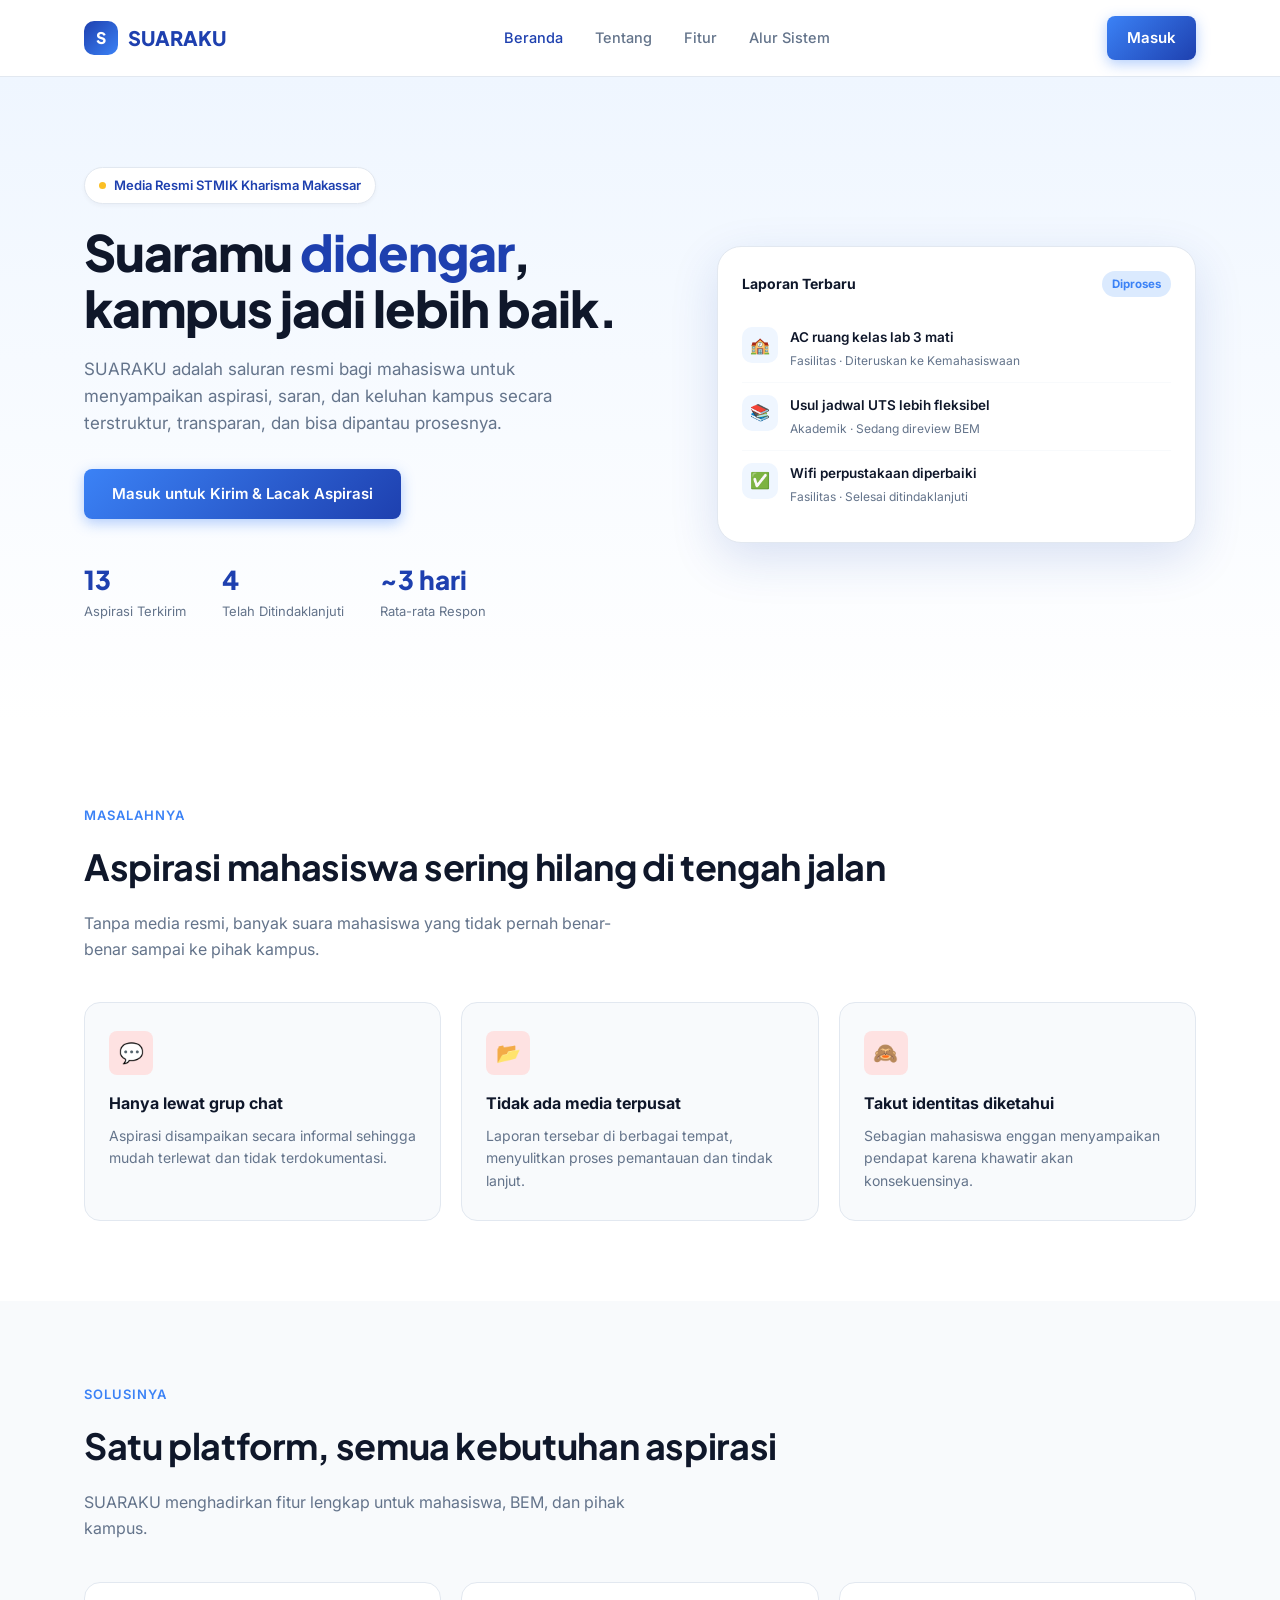
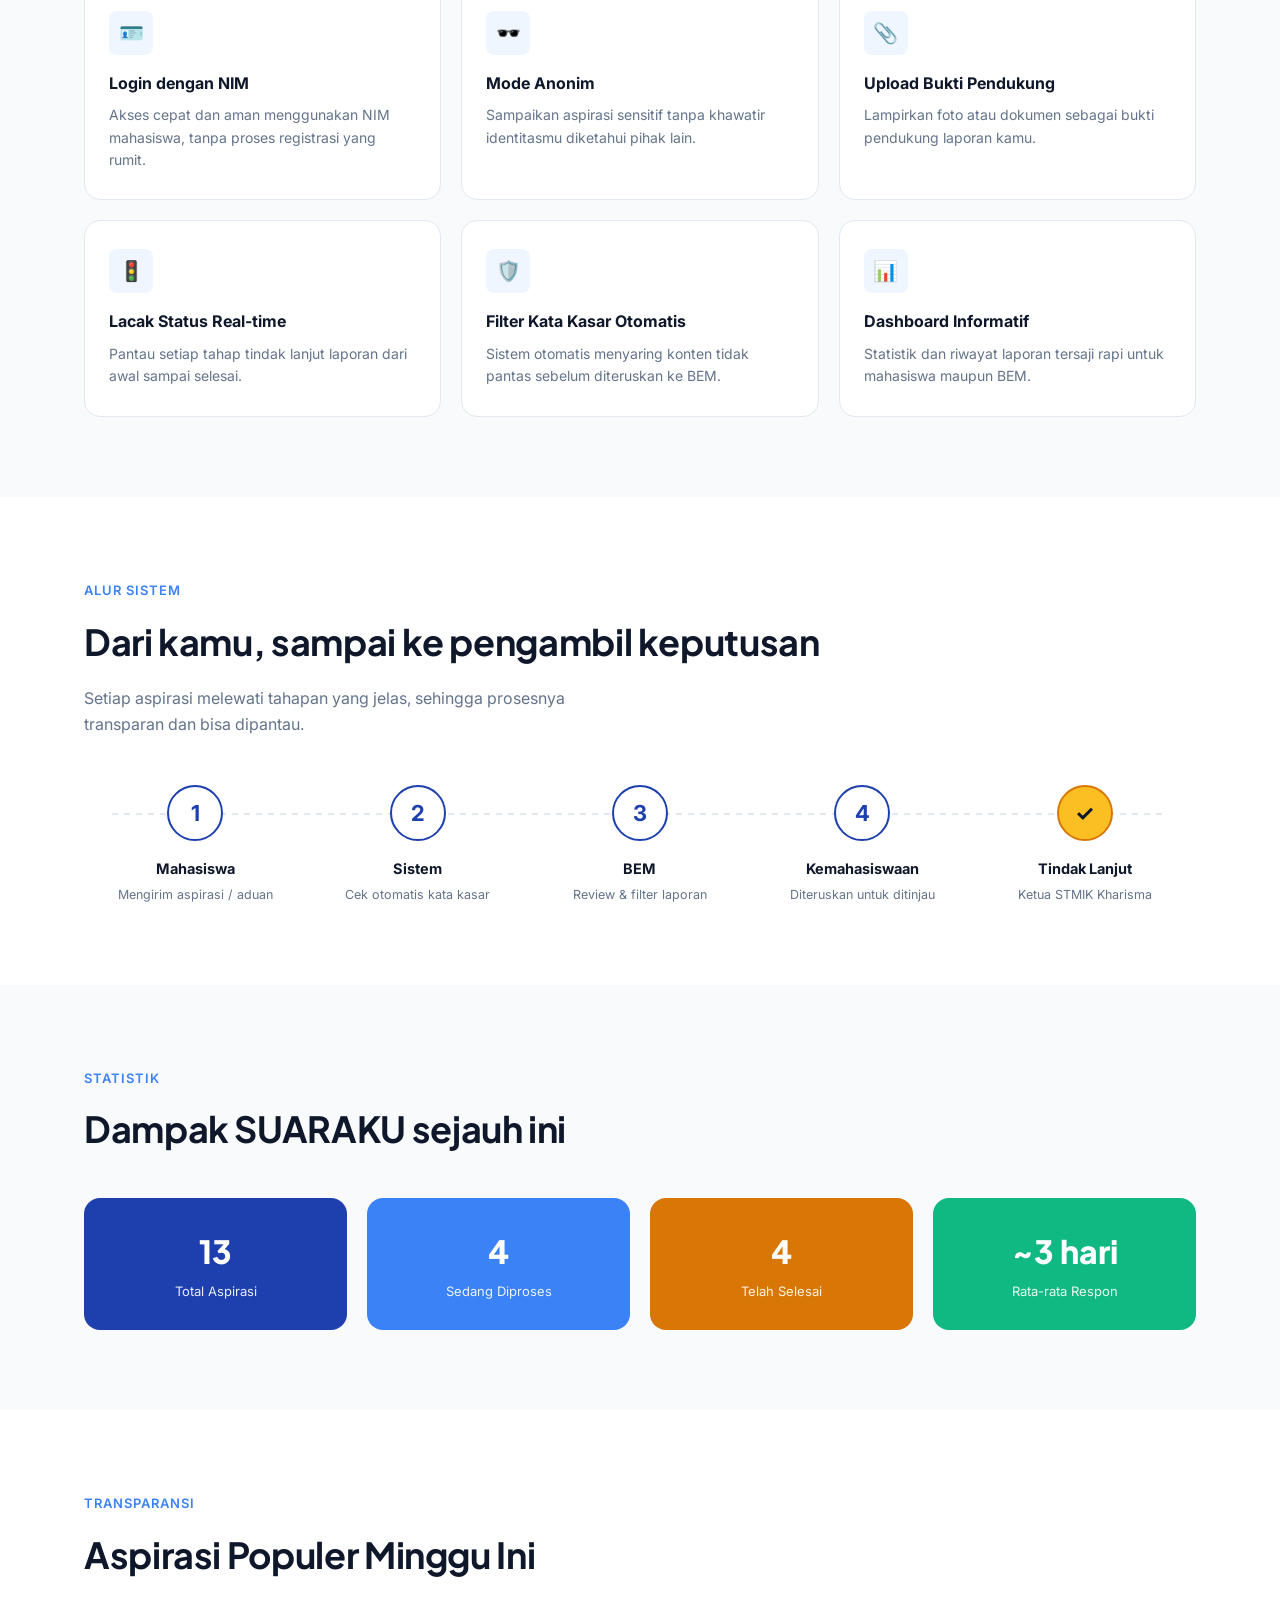
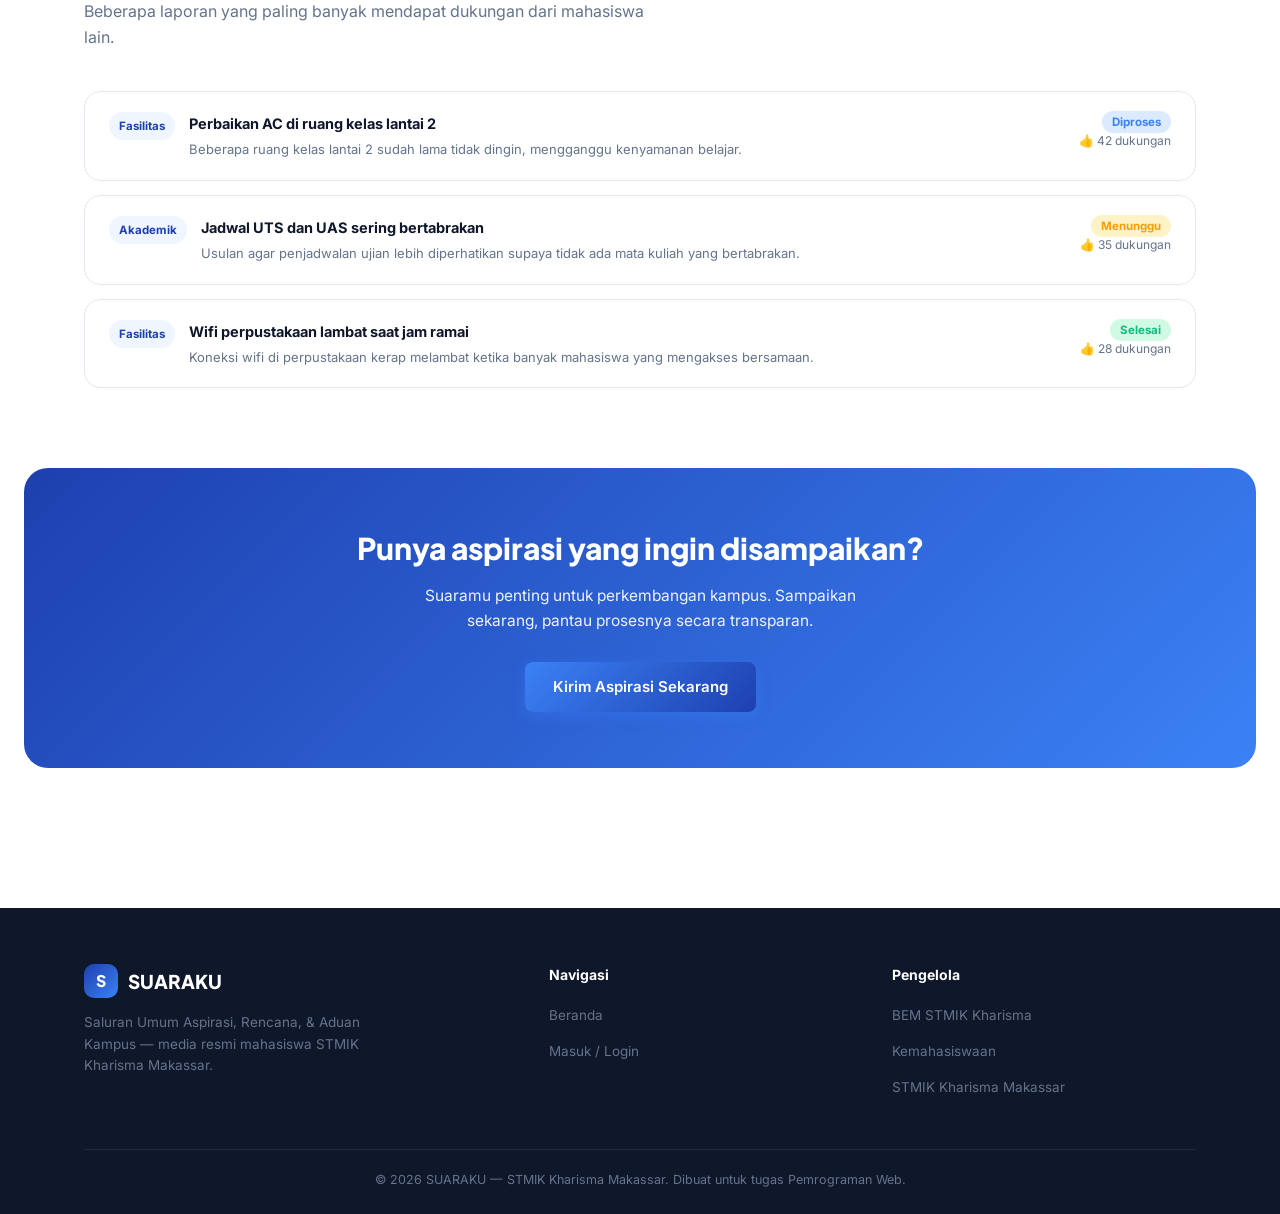
<file: index.html>
<!DOCTYPE html>
<html lang="id">
<head>
  <meta charset="UTF-8">
  <meta name="viewport" content="width=device-width, initial-scale=1.0">
  <title>SUARAKU — Saluran Aspirasi Mahasiswa STMIK Kharisma Makassar</title>
  <link rel="preconnect" href="https://fonts.googleapis.com">
  <link href="https://fonts.googleapis.com/css2?family=Plus+Jakarta+Sans:wght@600;700;800&family=Inter:wght@400;500;600;700&display=swap" rel="stylesheet">
  <link rel="stylesheet" href="style.css">
</head>
<body>

  <!-- ===== NAVBAR ===== -->
  <nav class="navbar">
    <div class="navbar-inner">
      <a href="index.html" class="logo">
        <span class="logo-mark">S</span>
        SUARAKU
      </a>
      <div class="nav-links">
        <a href="index.html" class="active">Beranda</a>
        <a href="#tentang">Tentang</a>
        <a href="#fitur">Fitur</a>
        <a href="#alur">Alur Sistem</a>
      </div>
      <div class="nav-actions">
        <a href="login.html" class="btn btn-primary" style="padding:10px 20px;">Masuk</a>
      </div>
      <button class="nav-toggle" aria-label="Menu">
        <span></span><span></span><span></span>
      </button>
    </div>
  </nav>

  <!-- ===== HERO ===== -->
  <section class="hero">
    <div class="container hero-inner">
      <div class="hero-text">
        <div class="hero-eyebrow">
          <span class="dot"></span>
          Media Resmi STMIK Kharisma Makassar
        </div>
        <h1>Suaramu <span class="highlight">didengar</span>, kampus jadi lebih baik.</h1>
        <p class="hero-desc">
          SUARAKU adalah saluran resmi bagi mahasiswa untuk menyampaikan aspirasi, saran,
          dan keluhan kampus secara terstruktur, transparan, dan bisa dipantau prosesnya.
        </p>
        <div class="hero-actions">
          <a href="login.html" class="btn btn-primary">Masuk untuk Kirim & Lacak Aspirasi</a>
        </div>
        <div class="hero-stats">
          <div>
            <div class="hero-stat-num" id="statTotal">128</div>
            <div class="hero-stat-label">Aspirasi Terkirim</div>
          </div>
          <div>
            <div class="hero-stat-num" id="statSelesai">94</div>
            <div class="hero-stat-label">Telah Ditindaklanjuti</div>
          </div>
          <div>
            <div class="hero-stat-num">~3 hari</div>
            <div class="hero-stat-label">Rata-rata Respon</div>
          </div>
        </div>
      </div>

      <div class="hero-visual">
        <div class="hero-card">
          <div class="hero-card-header">
            <span class="hero-card-title">Laporan Terbaru</span>
            <span class="badge badge-process">Diproses</span>
          </div>
          <div class="hero-card-item">
            <div class="hero-card-icon">🏫</div>
            <div>
              <div class="hero-card-item-title">AC ruang kelas lab 3 mati</div>
              <div class="hero-card-item-sub">Fasilitas · Diteruskan ke Kemahasiswaan</div>
            </div>
          </div>
          <div class="hero-card-item">
            <div class="hero-card-icon">📚</div>
            <div>
              <div class="hero-card-item-title">Usul jadwal UTS lebih fleksibel</div>
              <div class="hero-card-item-sub">Akademik · Sedang direview BEM</div>
            </div>
          </div>
          <div class="hero-card-item">
            <div class="hero-card-icon">✅</div>
            <div>
              <div class="hero-card-item-title">Wifi perpustakaan diperbaiki</div>
              <div class="hero-card-item-sub">Fasilitas · Selesai ditindaklanjuti</div>
            </div>
          </div>
        </div>
<!-- Chip removed as requested -->
      </div>
    </div>
  </section>

  <!-- ===== MASALAH ===== -->
  <section class="section" id="tentang">
    <div class="container">
      <span class="section-label">Masalahnya</span>
      <h2 class="section-title">Aspirasi mahasiswa sering hilang di tengah jalan</h2>
      <p class="section-desc">Tanpa media resmi, banyak suara mahasiswa yang tidak pernah benar-benar sampai ke pihak kampus.</p>

      <div class="problem-grid">
        <div class="problem-card">
          <div class="problem-icon">💬</div>
          <h3>Hanya lewat grup chat</h3>
          <p>Aspirasi disampaikan secara informal sehingga mudah terlewat dan tidak terdokumentasi.</p>
        </div>
        <div class="problem-card">
          <div class="problem-icon">📂</div>
          <h3>Tidak ada media terpusat</h3>
          <p>Laporan tersebar di berbagai tempat, menyulitkan proses pemantauan dan tindak lanjut.</p>
        </div>
        <div class="problem-card">
          <div class="problem-icon">🙈</div>
          <h3>Takut identitas diketahui</h3>
          <p>Sebagian mahasiswa enggan menyampaikan pendapat karena khawatir akan konsekuensinya.</p>
        </div>
      </div>
    </div>
  </section>

  <!-- ===== FITUR ===== -->
  <section class="section section-alt" id="fitur">
    <div class="container">
      <span class="section-label">Solusinya</span>
      <h2 class="section-title">Satu platform, semua kebutuhan aspirasi</h2>
      <p class="section-desc">SUARAKU menghadirkan fitur lengkap untuk mahasiswa, BEM, dan pihak kampus.</p>

      <div class="feature-grid">
        <div class="feature-card">
          <div class="feature-icon">🪪</div>
          <h3>Login dengan NIM</h3>
          <p>Akses cepat dan aman menggunakan NIM mahasiswa, tanpa proses registrasi yang rumit.</p>
        </div>
        <div class="feature-card">
          <div class="feature-icon">🕶️</div>
          <h3>Mode Anonim</h3>
          <p>Sampaikan aspirasi sensitif tanpa khawatir identitasmu diketahui pihak lain.</p>
        </div>
        <div class="feature-card">
          <div class="feature-icon">📎</div>
          <h3>Upload Bukti Pendukung</h3>
          <p>Lampirkan foto atau dokumen sebagai bukti pendukung laporan kamu.</p>
        </div>
        <div class="feature-card">
          <div class="feature-icon">🚦</div>
          <h3>Lacak Status Real-time</h3>
          <p>Pantau setiap tahap tindak lanjut laporan dari awal sampai selesai.</p>
        </div>
        <div class="feature-card">
          <div class="feature-icon">🛡️</div>
          <h3>Filter Kata Kasar Otomatis</h3>
          <p>Sistem otomatis menyaring konten tidak pantas sebelum diteruskan ke BEM.</p>
        </div>
        <div class="feature-card">
          <div class="feature-icon">📊</div>
          <h3>Dashboard Informatif</h3>
          <p>Statistik dan riwayat laporan tersaji rapi untuk mahasiswa maupun BEM.</p>
        </div>
      </div>
    </div>
  </section>

  <!-- ===== ALUR SISTEM (SIGNATURE) ===== -->
  <section class="section" id="alur">
    <div class="container">
      <span class="section-label">Alur Sistem</span>
      <h2 class="section-title">Dari kamu, sampai ke pengambil keputusan</h2>
      <p class="section-desc">Setiap aspirasi melewati tahapan yang jelas, sehingga prosesnya transparan dan bisa dipantau.</p>

      <div class="flow-wrap">
        <div class="flow-track">
          <div class="flow-step">
            <div class="flow-node">1</div>
            <h4>Mahasiswa</h4>
            <p>Mengirim aspirasi / aduan</p>
          </div>
          <div class="flow-step">
            <div class="flow-node">2</div>
            <h4>Sistem</h4>
            <p>Cek otomatis kata kasar</p>
          </div>
          <div class="flow-step">
            <div class="flow-node">3</div>
            <h4>BEM</h4>
            <p>Review &amp; filter laporan</p>
          </div>
          <div class="flow-step">
            <div class="flow-node">4</div>
            <h4>Kemahasiswaan</h4>
            <p>Diteruskan untuk ditinjau</p>
          </div>
          <div class="flow-step final">
            <div class="flow-node">✓</div>
            <h4>Tindak Lanjut</h4>
            <p>Ketua STMIK Kharisma</p>
          </div>
        </div>
      </div>
    </div>
  </section>

  <!-- ===== STATISTIK ===== -->
  <section class="section section-alt">
    <div class="container">
      <span class="section-label">Statistik</span>
      <h2 class="section-title">Dampak SUARAKU sejauh ini</h2>

      <div class="stat-grid">
        <div class="stat-card">
          <div class="stat-num" id="stat1">128</div>
          <div class="stat-label">Total Aspirasi</div>
        </div>
        <div class="stat-card">
          <div class="stat-num" id="stat2">34</div>
          <div class="stat-label">Sedang Diproses</div>
        </div>
        <div class="stat-card">
          <div class="stat-num" id="stat3">94</div>
          <div class="stat-label">Telah Selesai</div>
        </div>
        <div class="stat-card">
          <div class="stat-num">~3 hari</div>
          <div class="stat-label">Rata-rata Respon</div>
        </div>
      </div>
    </div>
  </section>

  <!-- ===== ASPIRASI POPULER ===== -->
  <section class="section">
    <div class="container">
      <span class="section-label">Transparansi</span>
      <h2 class="section-title">Aspirasi Populer Minggu Ini</h2>
      <p class="section-desc">Beberapa laporan yang paling banyak mendapat dukungan dari mahasiswa lain.</p>

      <div class="aspirasi-list" id="aspirasiPopulerList">
        <div class="aspirasi-item">
          <div class="aspirasi-item-left">
            <span class="aspirasi-cat">Fasilitas</span>
            <div>
              <h4>Perbaikan AC di ruang kelas lantai 2</h4>
              <p>Beberapa ruang kelas lantai 2 sudah lama tidak dingin, mengganggu kenyamanan belajar.</p>
            </div>
          </div>
          <div class="aspirasi-meta">
            <span class="badge badge-process">Diproses</span><br>👍 42 dukungan
          </div>
        </div>
        <div class="aspirasi-item">
          <div class="aspirasi-item-left">
            <span class="aspirasi-cat">Akademik</span>
            <div>
              <h4>Jadwal UTS dan UAS sering bertabrakan</h4>
              <p>Usulan agar penjadwalan ujian lebih diperhatikan supaya tidak ada mata kuliah yang bertabrakan.</p>
            </div>
          </div>
          <div class="aspirasi-meta">
            <span class="badge badge-pending">Menunggu</span><br>👍 35 dukungan
          </div>
        </div>
        <div class="aspirasi-item">
          <div class="aspirasi-item-left">
            <span class="aspirasi-cat">Fasilitas</span>
            <div>
              <h4>Wifi perpustakaan lambat saat jam ramai</h4>
              <p>Koneksi wifi di perpustakaan kerap melambat ketika banyak mahasiswa yang mengakses bersamaan.</p>
            </div>
          </div>
          <div class="aspirasi-meta">
            <span class="badge badge-done">Selesai</span><br>👍 28 dukungan
          </div>
        </div>
      </div>
    </div>
  </section>

  <!-- ===== CTA ===== -->
  <section class="section" style="padding-top:0;">
    <div class="cta-banner">
      <h2>Punya aspirasi yang ingin disampaikan?</h2>
      <p>Suaramu penting untuk perkembangan kampus. Sampaikan sekarang, pantau prosesnya secara transparan.</p>
      <a href="login.html" class="btn btn-primary">Kirim Aspirasi Sekarang</a>
    </div>
  </section>

  <!-- ===== FOOTER ===== -->
  <footer class="footer">
    <div class="container">
      <div class="footer-grid">
        <div>
          <div class="footer-logo">
            <span class="logo-mark">S</span>
            SUARAKU
          </div>
          <p class="footer-desc">Saluran Umum Aspirasi, Rencana, &amp; Aduan Kampus — media resmi mahasiswa STMIK Kharisma Makassar.</p>
        </div>
          <div class="footer-col">
          <h5>Navigasi</h5>
          <ul>
            <li><a href="index.html">Beranda</a></li>
            <li><a href="login.html">Masuk / Login</a></li>
          </ul>
        </div>
        <div class="footer-col">
          <h5>Pengelola</h5>
          <ul>
            <li><a href="#">BEM STMIK Kharisma</a></li>
            <li><a href="#">Kemahasiswaan</a></li>
            <li><a href="#">STMIK Kharisma Makassar</a></li>
          </ul>
        </div>
      </div>
      <div class="footer-bottom">
        &copy; 2026 SUARAKU — STMIK Kharisma Makassar. Dibuat untuk tugas Pemrograman Web.
      </div>
    </div>
  </footer>

  <script src="script.js"></script>
</body>
</html>
</file>
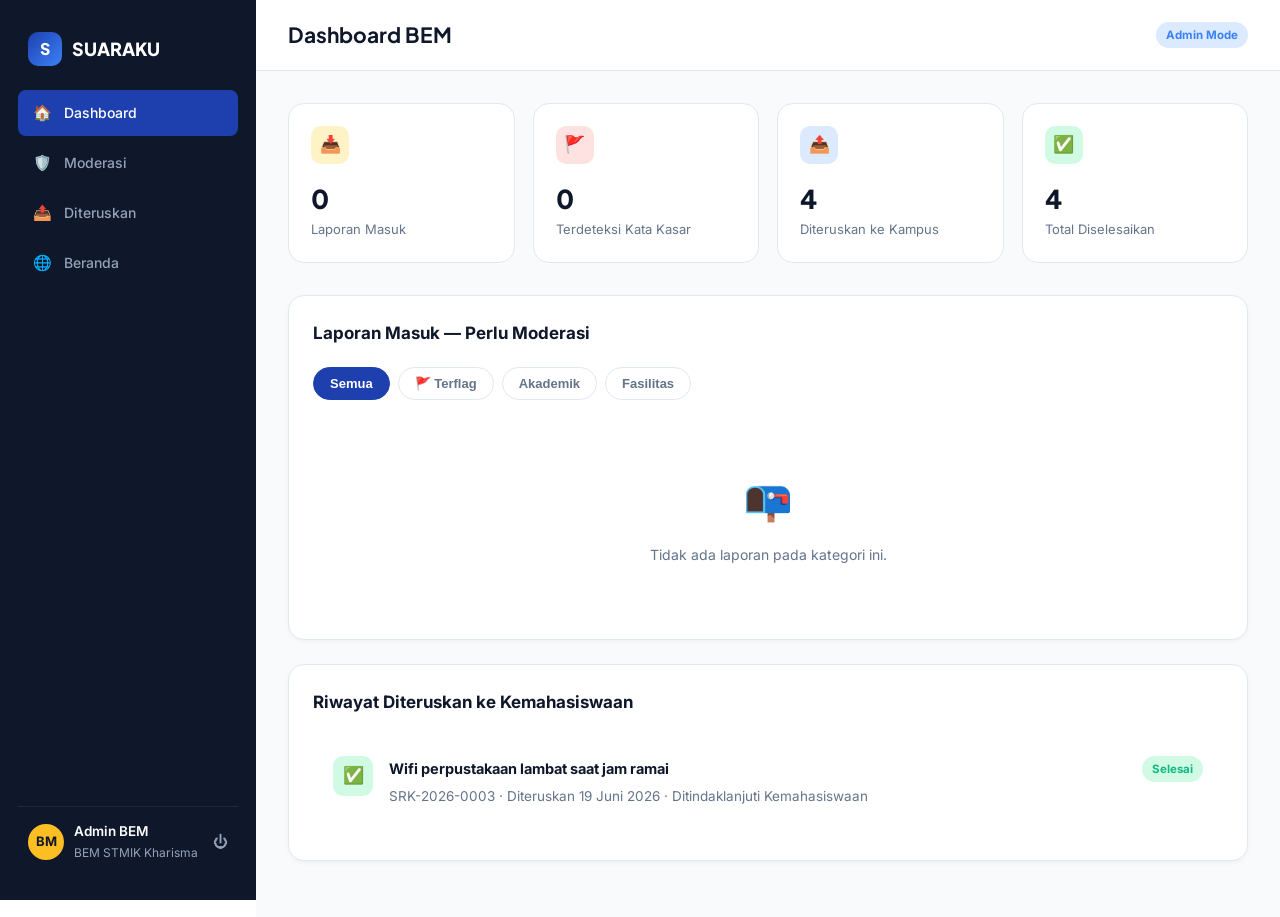
<file: dashboard-bem.html>
<!DOCTYPE html>
<html lang="id">
<head>
  <meta charset="UTF-8">
  <meta name="viewport" content="width=device-width, initial-scale=1.0">
  <title>Dashboard BEM — SUARAKU</title>
  <link rel="preconnect" href="https://fonts.googleapis.com">
  <link href="https://fonts.googleapis.com/css2?family=Plus+Jakarta+Sans:wght@600;700;800&family=Inter:wght@400;500;600;700&display=swap" rel="stylesheet">
  <link rel="stylesheet" href="style.css">
</head>
<body>

  <div class="dash-layout">

    <!-- ===== SIDEBAR ===== -->
    <aside class="sidebar" id="sidebar">
      <div class="sidebar-logo">
        <span class="logo-mark">S</span>
        SUARAKU
      </div>
      <nav class="sidebar-nav">
        <a href="dashboard-bem.html" class="active">
          <span class="nav-icon">🏠</span> Dashboard
        </a>
        <a href="dashboard-bem.html#moderasi">
          <span class="nav-icon">🛡️</span> Moderasi
        </a>
        <a href="dashboard-bem.html#diteruskan">
          <span class="nav-icon">📤</span> Diteruskan
        </a>
        <a href="index.html">
          <span class="nav-icon">🌐</span> Beranda
        </a>
      </nav>
      <div class="sidebar-user">
        <div class="sidebar-user-avatar" id="sidebarAvatarBem" style="background:var(--yellow); color:var(--gray-900);">BM</div>
        <div class="sidebar-user-info">
          <div class="sidebar-user-name" id="sidebarUserNameBem">Admin BEM</div>
          <div class="sidebar-user-role">BEM STMIK Kharisma</div>
        </div>
        <button class="sidebar-logout" onclick="handleLogout()" title="Keluar">⏻</button>
      </div>
    </aside>

    <!-- ===== MAIN ===== -->
    <main class="dash-main">
      <div class="dash-topbar">
        <div style="display:flex; align-items:center; gap:12px;">
          <button class="mobile-menu-btn" onclick="document.getElementById('sidebar').classList.toggle('open')">☰</button>
          <h1>Dashboard BEM</h1>
        </div>
        <span class="badge badge-process">Admin Mode</span>
      </div>

      <div class="dash-content">

        <!-- Stat Cards -->
        <div class="dash-stat-grid">
          <div class="dash-stat-card">
            <div class="dash-stat-top">
              <div class="dash-stat-icon" style="background:#FEF3C7; color:var(--status-pending);">📥</div>
            </div>
            <div class="dash-stat-num" id="bemStatMasuk">12</div>
            <div class="dash-stat-label">Laporan Masuk</div>
          </div>
          <div class="dash-stat-card">
            <div class="dash-stat-top">
              <div class="dash-stat-icon" style="background:#FEE2E2; color:var(--status-reject);">🚩</div>
            </div>
            <div class="dash-stat-num" id="bemStatFlagged">3</div>
            <div class="dash-stat-label">Terdeteksi Kata Kasar</div>
          </div>
          <div class="dash-stat-card">
            <div class="dash-stat-top">
              <div class="dash-stat-icon" style="background:#DBEAFE; color:var(--status-process);">📤</div>
            </div>
            <div class="dash-stat-num" id="bemStatForwarded">28</div>
            <div class="dash-stat-label">Diteruskan ke Kampus</div>
          </div>
          <div class="dash-stat-card">
            <div class="dash-stat-top">
              <div class="dash-stat-icon" style="background:#D1FAE5; color:var(--status-done);">✅</div>
            </div>
            <div class="dash-stat-num" id="bemStatDone">94</div>
            <div class="dash-stat-label">Total Diselesaikan</div>
          </div>
        </div>

        <!-- Moderasi: Laporan Masuk -->
        <div class="panel" id="moderasi">
          <div class="panel-header">
            <h2>Laporan Masuk — Perlu Moderasi</h2>
          </div>

          <div class="filter-tabs">
            <button class="filter-tab active" data-filter="semua" onclick="filterBemReports('semua', this)">Semua</button>
            <button class="filter-tab" data-filter="flagged" onclick="filterBemReports('flagged', this)">🚩 Terflag</button>
            <button class="filter-tab" data-filter="akademik" onclick="filterBemReports('akademik', this)">Akademik</button>
            <button class="filter-tab" data-filter="fasilitas" onclick="filterBemReports('fasilitas', this)">Fasilitas</button>
          </div>

          <div id="bemReportsList">
            <div class="report-item">
              <div class="report-icon" style="background:#FEE2E2; color:var(--status-reject);">🚩</div>
              <div class="report-body">
                <div class="report-top">
                  <h4>Komplain pelayanan staf akademik</h4>
                  <span class="report-id">SRK-2026-0012</span>
                </div>
                <p class="report-desc">Fasilitas · Anonim · Terdeteksi kata kurang pantas, perlu ditinjau manual sebelum diteruskan.</p>
                <div class="report-meta">
                  <span>Dikirim: 27 Juni 2026</span>
                  <span>Jenis: Aduan</span>
                </div>
              </div>
              <div class="report-actions">
                <button class="btn btn-sm btn-view" onclick="openReviewModal('SRK-2026-0012')">Lihat</button>
                <button class="btn btn-sm btn-approve" onclick="handleApprove('SRK-2026-0012')">Setujui</button>
                <button class="btn btn-sm btn-reject" onclick="handleReject('SRK-2026-0012')">Tolak</button>
              </div>
            </div>

            <div class="report-item">
              <div class="report-icon">📘</div>
              <div class="report-body">
                <div class="report-top">
                  <h4>Usul jadwal UTS lebih fleksibel</h4>
                  <span class="report-id">SRK-2026-0002</span>
                </div>
                <p class="report-desc">Akademik · Muhammad Fadhyl A. P. (51024306) · Lolos pengecekan otomatis.</p>
                <div class="report-meta">
                  <span>Dikirim: 26 Juni 2026</span>
                  <span>Jenis: Aspirasi</span>
                </div>
              </div>
              <div class="report-actions">
                <button class="btn btn-sm btn-view" onclick="openReviewModal('SRK-2026-0002')">Lihat</button>
                <button class="btn btn-sm btn-approve" onclick="handleApprove('SRK-2026-0002')">Setujui</button>
                <button class="btn btn-sm btn-reject" onclick="handleReject('SRK-2026-0002')">Tolak</button>
              </div>
            </div>

            <div class="report-item">
              <div class="report-icon">🏫</div>
              <div class="report-body">
                <div class="report-top">
                  <h4>AC ruang kelas lab 3 mati</h4>
                  <span class="report-id">SRK-2026-0001</span>
                </div>
                <p class="report-desc">Fasilitas · Muhammad Fadhyl A. P. (51024306) · Lolos pengecekan otomatis.</p>
                <div class="report-meta">
                  <span>Dikirim: 24 Juni 2026</span>
                  <span>Jenis: Aduan</span>
                </div>
              </div>
              <div class="report-actions">
                <button class="btn btn-sm btn-view" onclick="openReviewModal('SRK-2026-0001')">Lihat</button>
                <span class="badge badge-process">Sudah Diteruskan</span>
              </div>
            </div>
          </div>

          <div class="empty-state" id="bemReportsEmpty" style="display:none;">
            <div class="empty-icon">📭</div>
            <p>Tidak ada laporan pada kategori ini.</p>
          </div>
        </div>

        <!-- Laporan Diteruskan -->
        <div class="panel" id="diteruskan">
          <div class="panel-header">
            <h2>Riwayat Diteruskan ke Kemahasiswaan</h2>
          </div>
          <div id="bemForwardedList">
            <div class="report-item">
              <div class="report-icon" style="background:#D1FAE5; color:var(--status-done);">✅</div>
              <div class="report-body">
                <div class="report-top">
                  <h4>Wifi perpustakaan lambat saat jam ramai</h4>
                  <span class="badge badge-done">Selesai</span>
                </div>
                <p class="report-desc">SRK-2026-0003 · Diteruskan 19 Juni 2026 · Ditindaklanjuti Kemahasiswaan</p>
              </div>
            </div>
          </div>
        </div>

      </div>
    </main>
  </div>

  <!-- Modal Review Laporan -->
  <div class="modal-overlay" id="reviewModal">
    <div class="modal-box">
      <div class="modal-header">
        <h3>Detail Laporan</h3>
        <button class="modal-close" onclick="closeReviewModal()">✕</button>
      </div>
      <div class="modal-detail-row">
        <span>Kode Tiket</span>
        <span id="reviewTicket">SRK-2026-0001</span>
      </div>
      <div class="modal-detail-row">
        <span>Pengirim</span>
        <span id="reviewPengirim">Muhammad Fadhyl A. P.</span>
      </div>
      <div class="modal-detail-row">
        <span>Kategori</span>
        <span id="reviewKategori">Fasilitas</span>
      </div>
      <div class="modal-detail-row">
        <span>Jenis</span>
        <span id="reviewJenis">Aduan</span>
      </div>
      <div class="modal-detail-row">
        <span>Tanggal</span>
        <span id="reviewTanggal">24 Juni 2026</span>
      </div>
      <p style="font-size:13.5px; font-weight:600; margin-top:16px; margin-bottom:8px;">Isi Laporan</p>
      <p id="reviewIsi" style="font-size:14px; color:var(--gray-600); background:var(--gray-100); padding:14px; border-radius:var(--radius-sm);">
        AC di ruang kelas lab 3 sudah 2 minggu tidak berfungsi, membuat ruangan sangat panas saat praktikum siang.
      </p>
      <div style="display:flex; gap:10px; margin-top:20px;">
        <button class="btn btn-approve btn-block" onclick="handleApprove(document.getElementById('reviewTicket').textContent)">Setujui &amp; Teruskan</button>
        <button class="btn btn-reject btn-block" onclick="handleReject(document.getElementById('reviewTicket').textContent)">Tolak</button>
      </div>
    </div>
  </div>

  <div class="toast" id="toast"></div>

  <script src="script.js"></script>
</body>
</html>
</file>
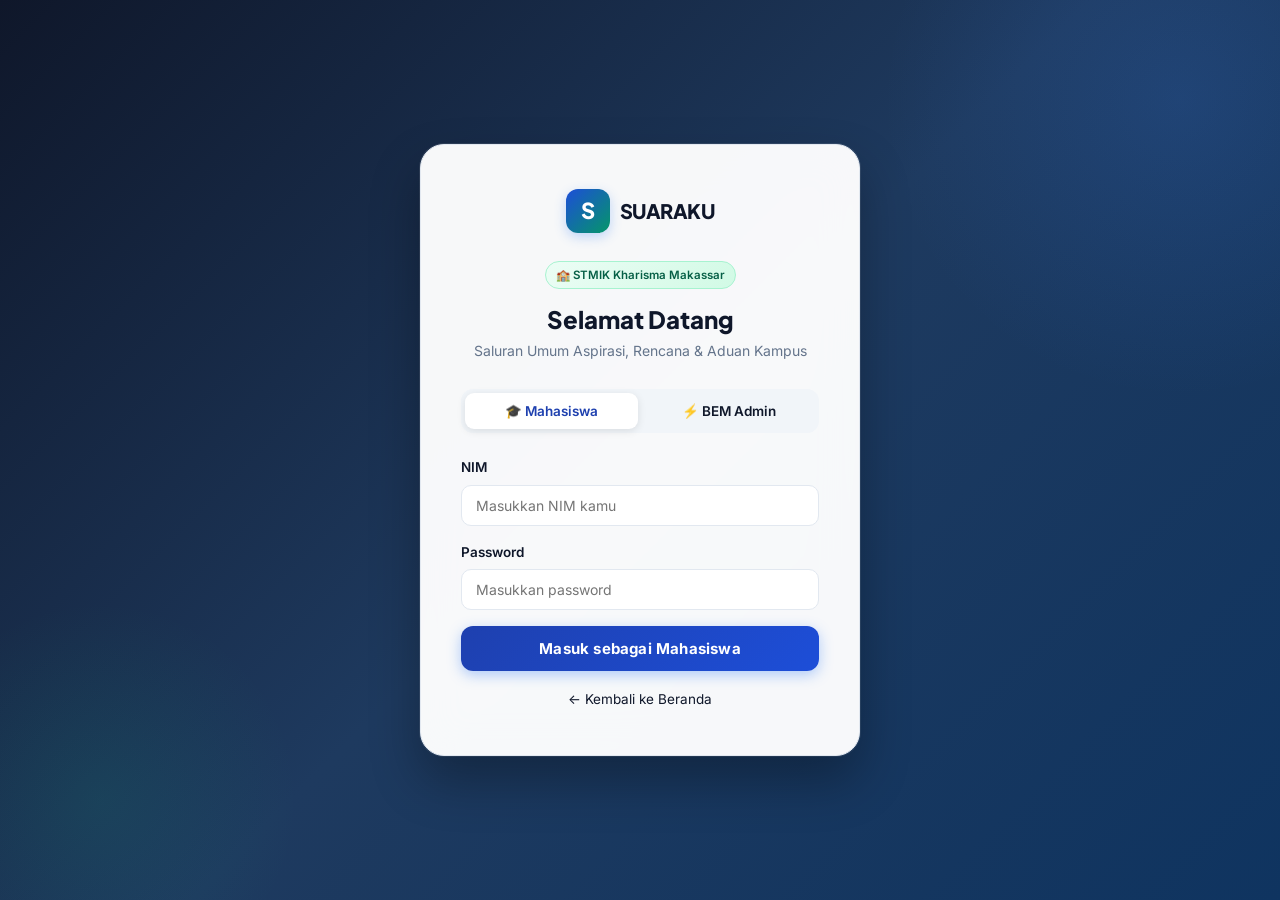
<file: dashboard-mahasiswa.html>
<!DOCTYPE html>
<html lang="id">
<head>
  <meta charset="UTF-8">
  <meta name="viewport" content="width=device-width, initial-scale=1.0">
  <title>Dashboard Mahasiswa — SUARAKU</title>
  <link rel="preconnect" href="https://fonts.googleapis.com">
  <link href="https://fonts.googleapis.com/css2?family=Plus+Jakarta+Sans:wght@600;700;800&family=Inter:wght@400;500;600;700&display=swap" rel="stylesheet">
  <link rel="stylesheet" href="style.css">
</head>
<body>

  <div class="dash-layout">

    <!-- ===== SIDEBAR ===== -->
    <aside class="sidebar" id="sidebar">
      <div class="sidebar-logo">
        <span class="logo-mark">S</span>
        SUARAKU
      </div>
      <nav class="sidebar-nav">
        <a href="dashboard-mahasiswa.html" class="active">
          <span class="nav-icon">🏠</span> Dashboard
        </a>
        <a href="form-aspirasi.html">
          <span class="nav-icon">✏️</span> Kirim Aspirasi
        </a>
        <a href="tracking.html">
          <span class="nav-icon">🔍</span> Lacak Laporan
        </a>
        <a href="index.html">
          <span class="nav-icon">🌐</span> Beranda
        </a>
      </nav>
      <div class="sidebar-user">
        <div class="sidebar-user-avatar" id="sidebarAvatar">--</div>
        <div class="sidebar-user-info">
          <div class="sidebar-user-name" id="sidebarUserName">Memuat...</div>
          <div class="sidebar-user-role" id="sidebarUserNim">NIM ...</div>
        </div>
        <button class="sidebar-logout" onclick="handleLogout()" title="Keluar">⏻</button>
      </div>
    </aside>

    <!-- ===== MAIN ===== -->
    <main class="dash-main">
      <div class="dash-topbar">
        <div style="display:flex; align-items:center; gap:12px;">
          <button class="mobile-menu-btn" onclick="document.getElementById('sidebar').classList.toggle('open')">☰</button>
          <h1>Dashboard Mahasiswa</h1>
        </div>
        <a href="form-aspirasi.html" class="btn btn-primary btn-sm" style="padding:10px 18px;">+ Aspirasi Baru</a>
      </div>

      <div class="dash-content">

        <!-- Stat Cards -->
        <div class="dash-stat-grid">
          <div class="dash-stat-card">
            <div class="dash-stat-top">
              <div class="dash-stat-icon" style="background:var(--blue-pale); color:var(--blue-deep);">📨</div>
            </div>
            <div class="dash-stat-num" id="myStatTotal">4</div>
            <div class="dash-stat-label">Total Laporan</div>
          </div>
          <div class="dash-stat-card">
            <div class="dash-stat-top">
              <div class="dash-stat-icon" style="background:#FEF3C7; color:var(--status-pending);">⏳</div>
            </div>
            <div class="dash-stat-num" id="myStatPending">1</div>
            <div class="dash-stat-label">Menunggu Review</div>
          </div>
          <div class="dash-stat-card">
            <div class="dash-stat-top">
              <div class="dash-stat-icon" style="background:#DBEAFE; color:var(--status-process);">🔄</div>
            </div>
            <div class="dash-stat-num" id="myStatProcess">2</div>
            <div class="dash-stat-label">Sedang Diproses</div>
          </div>
          <div class="dash-stat-card">
            <div class="dash-stat-top">
              <div class="dash-stat-icon" style="background:#D1FAE5; color:var(--status-done);">✅</div>
            </div>
            <div class="dash-stat-num" id="myStatDone">1</div>
            <div class="dash-stat-label">Selesai</div>
          </div>
        </div>

        <!-- Notifikasi -->
        <div class="panel" id="notifPanel">
          <div class="panel-header">
            <h2>🔔 Notifikasi Terbaru</h2>
            <button class="link-btn" onclick="document.getElementById('notifPanel').style.display='none'">Tutup</button>
          </div>
          <div class="report-item">
            <div class="report-icon">✅</div>
            <div class="report-body">
              <div class="report-top">
                <h4>Laporan "Wifi perpustakaan lambat" telah diselesaikan</h4>
                <span class="report-id">2 jam lalu</span>
              </div>
              <p class="report-desc">Pihak kampus telah menindaklanjuti dan memperbaiki koneksi wifi di perpustakaan.</p>
            </div>
          </div>
          <div class="report-item">
            <div class="report-icon">🔄</div>
            <div class="report-body">
              <div class="report-top">
                <h4>Laporan "AC ruang kelas lab 3 mati" diteruskan ke Kemahasiswaan</h4>
                <span class="report-id">1 hari lalu</span>
              </div>
              <p class="report-desc">BEM telah menyetujui laporanmu dan meneruskannya untuk ditinjau lebih lanjut.</p>
            </div>
          </div>
        </div>

        <!-- Aspirasi Mahasiswa Lain -->
        <div class="panel">
          <div class="panel-header">
            <h2>📢 Aspirasi Mahasiswa Lain</h2>
          </div>
          <div id="publicReportsList">
            <!-- Akan diisi via script.js -->
          </div>
          <div class="empty-state" id="publicReportsEmpty" style="display:none;">
            <div class="empty-icon">📢</div>
            <p>Belum ada aspirasi publik.</p>
          </div>
        </div>

        <!-- Riwayat Laporan -->
        <div class="panel">
          <div class="panel-header">
            <h2>Riwayat Laporan Saya</h2>
          </div>

          <div class="filter-tabs">
            <button class="filter-tab active" data-filter="semua" onclick="filterMyReports('semua', this)">Semua</button>
            <button class="filter-tab" data-filter="pending" onclick="filterMyReports('pending', this)">Menunggu</button>
            <button class="filter-tab" data-filter="diproses" onclick="filterMyReports('diproses', this)">Diproses</button>
            <button class="filter-tab" data-filter="selesai" onclick="filterMyReports('selesai', this)">Selesai</button>
          </div>

          <div id="myReportsList">
            <div class="report-item">
              <div class="report-icon">🏫</div>
              <div class="report-body">
                <div class="report-top">
                  <h4>AC ruang kelas lab 3 mati</h4>
                  <span class="badge badge-process">Diproses</span>
                </div>
                <p class="report-desc">Fasilitas · SRK-2026-0001 · Dikirim 24 Juni 2026</p>
                <div class="report-meta">
                  <span>Kategori: Fasilitas</span>
                  <span>Jenis: Aduan</span>
                </div>
              </div>
              <div class="report-actions">
                <a href="tracking.html" class="btn btn-sm btn-view">Lacak</a>
              </div>
            </div>

            <div class="report-item">
              <div class="report-icon">📚</div>
              <div class="report-body">
                <div class="report-top">
                  <h4>Usul jadwal UTS lebih fleksibel</h4>
                  <span class="badge badge-pending">Menunggu</span>
                </div>
                <p class="report-desc">Akademik · SRK-2026-0002 · Dikirim 26 Juni 2026</p>
                <div class="report-meta">
                  <span>Kategori: Akademik</span>
                  <span>Jenis: Aspirasi</span>
                </div>
              </div>
              <div class="report-actions">
                <a href="tracking.html" class="btn btn-sm btn-view">Lacak</a>
              </div>
            </div>

            <div class="report-item">
              <div class="report-icon">✅</div>
              <div class="report-body">
                <div class="report-top">
                  <h4>Wifi perpustakaan lambat saat jam ramai</h4>
                  <span class="badge badge-done">Selesai</span>
                </div>
                <p class="report-desc">Fasilitas · SRK-2026-0003 · Dikirim 18 Juni 2026</p>
                <div class="report-meta">
                  <span>Kategori: Fasilitas</span>
                  <span>Jenis: Aduan</span>
                </div>
              </div>
              <div class="report-actions">
                <a href="tracking.html" class="btn btn-sm btn-view">Lacak</a>
              </div>
            </div>
          </div>

          <!-- Empty state, disembunyikan default -->
          <div class="empty-state" id="myReportsEmpty" style="display:none;">
            <div class="empty-icon">📭</div>
            <p>Belum ada laporan pada kategori ini.</p>
          </div>
        </div>

      </div>
    </main>
  </div>

  <!-- Modal Konfirmasi Kustom -->
  <div class="modal-overlay confirm-modal" id="confirmModal">
    <div class="modal-box">
      <div class="confirm-icon">⚠️</div>
      <h3 class="confirm-title" id="confirmTitle">Konfirmasi</h3>
      <p class="confirm-desc" id="confirmDesc">Apakah Anda yakin ingin melakukan tindakan ini?</p>
      <div class="confirm-actions">
        <button class="btn btn-outline btn-block" onclick="closeConfirmModal()">Batal</button>
        <button class="btn btn-primary btn-block" id="confirmBtn">Ya, Lanjutkan</button>
      </div>
    </div>
  </div>

  <!-- Modal Undo Submit -->
  <div class="modal-overlay confirm-modal" id="undoSubmitModal">
    <div class="modal-box">
      <div class="confirm-icon" style="background:var(--blue-pale); color:var(--blue-light);">⏳</div>
      <h3 class="confirm-title">Mengirim Aspirasi...</h3>
      <p class="confirm-desc">Aspirasimu akan dikirim dalam 10 detik. Kamu bisa membatalkannya sekarang jika ada kesalahan.</p>
      <button class="btn btn-reject btn-block" id="undoSubmitBtn">Undo / Batalkan Pengiriman</button>
      <div class="undo-progress-container">
        <div class="undo-progress-bar" id="undoProgressBar"></div>
      </div>
    </div>
  </div>

  <div class="toast" id="toast"></div>
  <script src="script.js"></script>
  <script>
    // Init: isi info user dari session
    (function() {
      var sess = getSession();
      if (!sess || sess.role !== "mahasiswa") {
        window.location.href = "login.html";
        return;
      }
      var nama = sess.nama || "Mahasiswa";
      var nim  = sess.nim  || "";
      document.getElementById("sidebarUserName").textContent = nama;
      document.getElementById("sidebarUserNim").textContent = "NIM " + nim;
      // Avatar: ambil inisial 2 huruf
      var parts = nama.split(" ");
      var initials = parts.length >= 2 
        ? (parts[0][0] + parts[1][0]).toUpperCase()
        : nama.substring(0,2).toUpperCase();
      document.getElementById("sidebarAvatar").textContent = initials;
    })();
  </script>
</body>
</html>
</file>
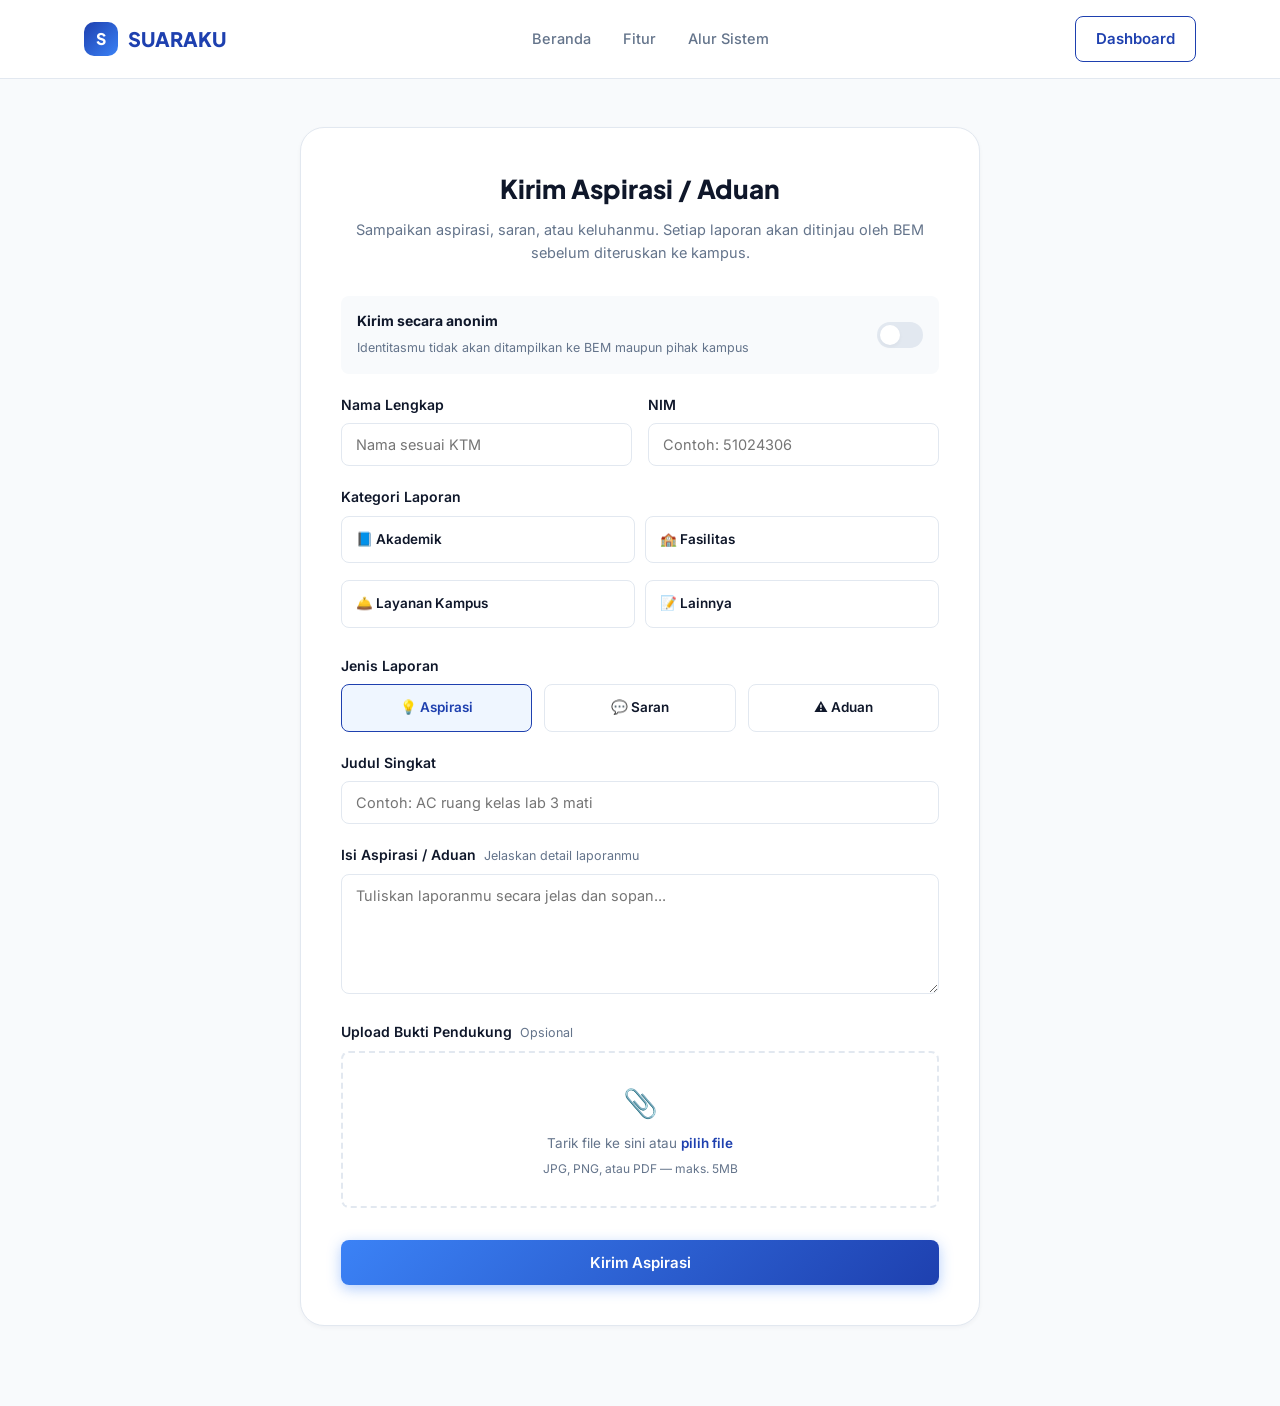
<file: form-aspirasi.html>
<!DOCTYPE html>
<html lang="id">
<head>
  <meta charset="UTF-8">
  <meta name="viewport" content="width=device-width, initial-scale=1.0">
  <title>Kirim Aspirasi — SUARAKU</title>
  <link rel="preconnect" href="https://fonts.googleapis.com">
  <link href="https://fonts.googleapis.com/css2?family=Plus+Jakarta+Sans:wght@600;700;800&family=Inter:wght@400;500;600;700&display=swap" rel="stylesheet">
  <link rel="stylesheet" href="style.css">
</head>
<body>

  <!-- ===== NAVBAR ===== -->
  <nav class="navbar">
    <div class="navbar-inner">
      <a href="index.html" class="logo">
        <span class="logo-mark">S</span>
        SUARAKU
      </a>
      <div class="nav-links">
        <a href="index.html">Beranda</a>
        <a href="index.html#fitur">Fitur</a>
        <a href="index.html#alur">Alur Sistem</a>
      </div>
      <div class="nav-actions">
        <a href="dashboard-mahasiswa.html" class="btn btn-outline" style="padding:10px 20px;">Dashboard</a>
      </div>
      <button class="nav-toggle" aria-label="Menu">
        <span></span><span></span><span></span>
      </button>
    </div>
  </nav>

  <div class="form-page">
    <div class="container">
      <div class="form-card">
        <div class="form-header">
          <h1>Kirim Aspirasi / Aduan</h1>
          <p>Sampaikan aspirasi, saran, atau keluhanmu. Setiap laporan akan ditinjau oleh BEM sebelum diteruskan ke kampus.</p>
        </div>

        <div class="warning-box" id="badWordWarning">
          <span>⚠️</span>
          <span>Terdeteksi kata yang kurang pantas pada isi aspirasi. Silakan perbaiki sebelum mengirim.</span>
        </div>

        <form id="formAspirasi" onsubmit="handleSubmitAspirasi(event)">

          <!-- Toggle Anonim -->
          <div class="switch-row">
            <div class="switch-row-text">
              <strong>Kirim secara anonim</strong>
              <span>Identitasmu tidak akan ditampilkan ke BEM maupun pihak kampus</span>
            </div>
            <label class="switch">
              <input type="checkbox" id="modeAnonim" onchange="toggleAnonim()">
              <span class="switch-slider"></span>
            </label>
          </div>

          <!-- Data Mahasiswa -->
          <div id="dataMahasiswaSection">
            <div class="form-row">
              <div class="form-group">
                <label for="namaLengkap">Nama Lengkap</label>
                <input type="text" id="namaLengkap" class="form-control" placeholder="Nama sesuai KTM" required>
              </div>
              <div class="form-group">
                <label for="nimForm">NIM</label>
                <input type="text" id="nimForm" class="form-control" placeholder="Contoh: 51024306" required>
              </div>
            </div>
          </div>

          <!-- Kategori -->
          <div class="form-group">
            <label>Kategori Laporan</label>
            <div class="category-grid">
              <div class="category-option">
                <input type="radio" name="kategori" id="katAkademik" value="Akademik">
                <label for="katAkademik">📘 Akademik</label>
              </div>
              <div class="category-option">
                <input type="radio" name="kategori" id="katFasilitas" value="Fasilitas">
                <label for="katFasilitas">🏫 Fasilitas</label>
              </div>
              <div class="category-option">
                <input type="radio" name="kategori" id="katLayanan" value="Layanan Kampus">
                <label for="katLayanan">🛎️ Layanan Kampus</label>
              </div>
              <div class="category-option">
                <input type="radio" name="kategori" id="katLainnya" value="Lainnya">
                <label for="katLainnya">📝 Lainnya</label>
              </div>
            </div>
          </div>

          <!-- Jenis -->
          <div class="form-group">
            <label>Jenis Laporan</label>
            <div class="radio-group">
              <div class="radio-option">
                <input type="radio" name="jenis" id="jenisAspirasi" value="Aspirasi" checked>
                <label for="jenisAspirasi">💡 Aspirasi</label>
              </div>
              <div class="radio-option">
                <input type="radio" name="jenis" id="jenisSaran" value="Saran">
                <label for="jenisSaran">💬 Saran</label>
              </div>
              <div class="radio-option">
                <input type="radio" name="jenis" id="jenisAduan" value="Aduan">
                <label for="jenisAduan">⚠️ Aduan</label>
              </div>
            </div>
          </div>

          <!-- Judul -->
          <div class="form-group">
            <label for="judul">Judul Singkat</label>
            <input type="text" id="judul" class="form-control" placeholder="Contoh: AC ruang kelas lab 3 mati" required>
          </div>

          <!-- Isi -->
          <div class="form-group">
            <label for="isiAspirasi">Isi Aspirasi / Aduan <span class="hint">Jelaskan detail laporanmu</span></label>
            <textarea id="isiAspirasi" class="form-control" placeholder="Tuliskan laporanmu secara jelas dan sopan..." required></textarea>
          </div>

          <!-- Upload Bukti -->
          <div class="form-group">
            <label>Upload Bukti Pendukung <span class="hint">Opsional</span></label>
            <div class="upload-box" id="uploadBox" onclick="document.getElementById('fileInput').click()">
              <div class="upload-icon">📎</div>
              <p>Tarik file ke sini atau <span class="upload-link">pilih file</span></p>
              <p style="font-size:12px; margin-top:4px;">JPG, PNG, atau PDF — maks. 5MB</p>
            </div>
            <input type="file" id="fileInput" accept=".jpg,.jpeg,.png,.pdf" multiple style="display:none;" onchange="handleFileSelect(event)">
            <div class="upload-preview" id="uploadPreview"></div>
          </div>

          <button type="submit" class="btn btn-primary btn-block">Kirim Aspirasi</button>
        </form>
      </div>
    </div>
  </div>

  <!-- Modal Sukses -->
  <div class="modal-overlay" id="successModal">
    <div class="modal-box">
      <div class="modal-header">
        <h3>✅ Aspirasi Terkirim!</h3>
        <button class="modal-close" onclick="closeSuccessModal()">✕</button>
      </div>
      <p style="color: var(--gray-600); font-size: 14.5px; margin-bottom: 20px;">
        Laporanmu berhasil dikirim dan sedang menunggu review dari BEM. Gunakan kode tiket di bawah untuk melacak status laporanmu.
      </p>
      <div class="modal-detail-row">
        <span>Kode Tiket</span>
        <span id="modalTicketCode">SRK-2026-0001</span>
      </div>
      <div class="modal-detail-row">
        <span>Status</span>
        <span>Menunggu Review</span>
      </div>
      <a href="tracking.html" class="btn btn-primary btn-block" style="margin-top:24px;">Lacak Status Laporan</a>
      <a href="dashboard-mahasiswa.html" class="btn btn-outline btn-block" style="margin-top:10px;">Kembali ke Dashboard</a>
    </div>
  </div>

    <!-- Modal Konfirmasi Kustom -->
  <div class="modal-overlay confirm-modal" id="confirmModal">
    <div class="modal-box">
      <div class="confirm-icon">⚠️</div>
      <h3 class="confirm-title" id="confirmTitle">Konfirmasi</h3>
      <p class="confirm-desc" id="confirmDesc">Apakah Anda yakin ingin melakukan tindakan ini?</p>
      <div class="confirm-actions">
        <button class="btn btn-outline btn-block" onclick="closeConfirmModal()">Batal</button>
        <button class="btn btn-primary btn-block" id="confirmBtn">Ya, Lanjutkan</button>
      </div>
    </div>
  </div>

  <!-- Modal Undo Submit -->
  <div class="modal-overlay confirm-modal" id="undoSubmitModal">
    <div class="modal-box">
      <div class="confirm-icon" style="background:var(--blue-pale); color:var(--blue-light);">⏳</div>
      <h3 class="confirm-title">Mengirim Aspirasi...</h3>
      <p class="confirm-desc">Aspirasimu akan dikirim dalam 10 detik. Kamu bisa membatalkannya sekarang jika ada kesalahan.</p>
      <button class="btn btn-reject btn-block" id="undoSubmitBtn">Undo / Batalkan Pengiriman</button>
      <div class="undo-progress-container">
        <div class="undo-progress-bar" id="undoProgressBar"></div>
      </div>
    </div>
  </div>

  <div class="toast" id="toast"></div>
  <script src="script.js"></script>
</body>
</html>
</file>
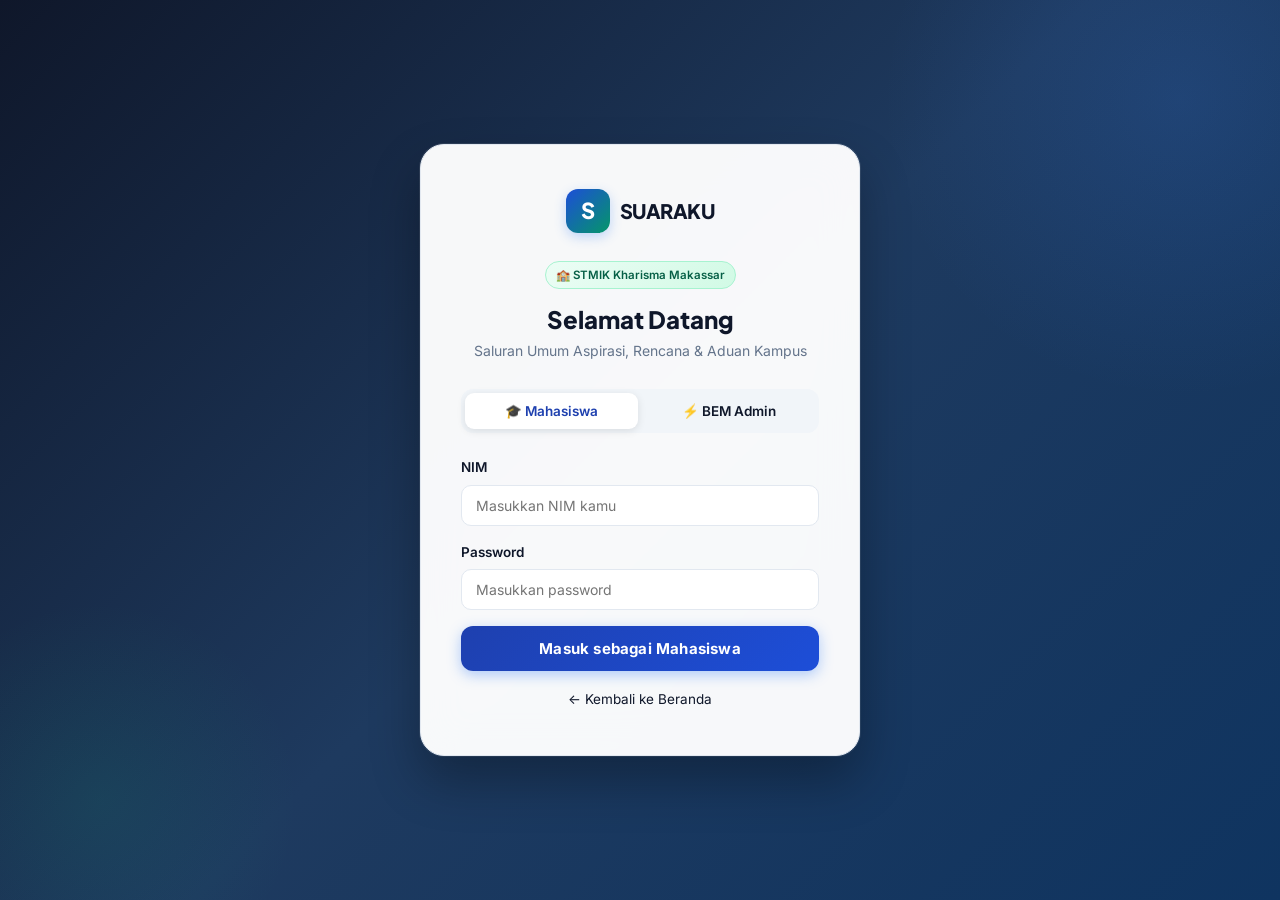
<file: login.html>
<!DOCTYPE html>
<html lang="id">
<head>
  <meta charset="UTF-8">
  <meta name="viewport" content="width=device-width, initial-scale=1.0">
  <title>Masuk — SUARAKU</title>
  <link rel="preconnect" href="https://fonts.googleapis.com">
  <link href="https://fonts.googleapis.com/css2?family=Plus+Jakarta+Sans:wght@600;700;800&family=Inter:wght@400;500;600;700&display=swap" rel="stylesheet">
  <link rel="stylesheet" href="style.css">
  <style>
    /* Login page enhancements */
    .auth-page {
      min-height: 100vh;
      display: flex;
      align-items: center;
      justify-content: center;
      background: linear-gradient(135deg, #0f172a 0%, #1e3a5f 50%, #0f3460 100%);
      padding: 24px;
      position: relative;
      overflow: hidden;
    }

    .auth-page::before {
      content: '';
      position: absolute;
      width: 600px;
      height: 600px;
      background: radial-gradient(circle, rgba(59,130,246,0.15) 0%, transparent 70%);
      top: -200px;
      right: -200px;
      border-radius: 50%;
    }

    .auth-page::after {
      content: '';
      position: absolute;
      width: 400px;
      height: 400px;
      background: radial-gradient(circle, rgba(16,185,129,0.1) 0%, transparent 70%);
      bottom: -100px;
      left: -100px;
      border-radius: 50%;
    }

    .auth-card {
      background: rgba(255,255,255,0.97);
      backdrop-filter: blur(20px);
      border-radius: 24px;
      padding: 44px 40px;
      width: 100%;
      max-width: 440px;
      box-shadow: 0 25px 50px rgba(0,0,0,0.3), 0 0 0 1px rgba(255,255,255,0.1);
      position: relative;
      z-index: 1;
    }

    .auth-logo {
      display: flex;
      align-items: center;
      gap: 10px;
      text-decoration: none;
      margin-bottom: 28px;
    }

    .auth-logo .logo-mark {
      width: 44px;
      height: 44px;
      background: linear-gradient(135deg, #1d4ed8, #059669) !important;
      color: #ffffff !important;
      border-radius: 12px;
      display: flex;
      align-items: center;
      justify-content: center;
      font-weight: 800;
      font-size: 22px;
      font-family: 'Plus Jakarta Sans', sans-serif;
      box-shadow: 0 4px 12px rgba(59,130,246,0.35);
      text-decoration: none;
    }

    .auth-logo .logo-text {
      font-family: 'Plus Jakarta Sans', sans-serif;
      font-weight: 800;
      font-size: 20px;
      color: var(--text-dark);
      letter-spacing: -0.5px;
    }

    .auth-card h1 {
      font-family: 'Plus Jakarta Sans', sans-serif;
      font-size: 24px;
      font-weight: 800;
      color: var(--text-dark);
      margin: 0 0 6px;
      line-height: 1.2;
    }

    .auth-sub {
      color: var(--text-muted);
      font-size: 13.5px;
      margin: 0 0 24px;
      line-height: 1.5;
    }

    .role-toggle {
      display: flex;
      background: #f1f5f9;
      border-radius: 12px;
      padding: 4px;
      gap: 4px;
      margin-bottom: 24px;
    }

    .role-toggle button {
      flex: 1;
      padding: 10px;
      border: none;
      border-radius: 9px;
      font-size: 13.5px;
      font-weight: 600;
      cursor: pointer;
      transition: all 0.2s ease;
      color: var(--text-muted);
      background: transparent;
      font-family: 'Inter', sans-serif;
    }

    .role-toggle button.active {
      background: white;
      color: var(--blue-deep);
      box-shadow: 0 2px 8px rgba(0,0,0,0.1);
    }

    .warning-box {
      background: #FEF2F2;
      border: 1px solid #FECACA;
      border-radius: 10px;
      padding: 12px 14px;
      margin-bottom: 16px;
      display: none;
      gap: 8px;
      align-items: flex-start;
      font-size: 13.5px;
      color: #DC2626;
    }
    .warning-box.show { display: flex; }

    .form-group {
      margin-bottom: 16px;
    }

    .form-group label {
      display: block;
      font-size: 13.5px;
      font-weight: 600;
      color: var(--text-dark);
      margin-bottom: 6px;
    }

    .form-control {
      width: 100%;
      padding: 11px 14px;
      border: 1.5px solid #E2E8F0;
      border-radius: 10px;
      font-size: 14px;
      font-family: 'Inter', sans-serif;
      color: var(--text-dark);
      background: white;
      transition: all 0.2s;
      box-sizing: border-box;
      outline: none;
    }

    .form-control:focus {
      border-color: var(--blue-deep);
      box-shadow: 0 0 0 3px rgba(59,130,246,0.12);
    }

    .btn-block {
      width: 100%;
      padding: 13px;
      border-radius: 12px;
      font-size: 15px;
      font-weight: 700;
      letter-spacing: 0.2px;
    }

    .btn-primary {
      background: linear-gradient(135deg, var(--blue-deep) 0%, #1d4ed8 100%);
      color: white;
      border: none;
      cursor: pointer;
      transition: all 0.2s;
      font-family: 'Inter', sans-serif;
    }

    .btn-primary:hover {
      transform: translateY(-1px);
      box-shadow: 0 6px 16px rgba(59,130,246,0.35);
    }

    .btn-primary:active {
      transform: translateY(0);
    }

    .auth-divider {
      display: flex;
      align-items: center;
      gap: 12px;
      margin: 20px 0 16px;
    }

    .auth-divider::before,
    .auth-divider::after {
      content: '';
      flex: 1;
      height: 1px;
      background: #E2E8F0;
    }

    .auth-divider span {
      font-size: 12px;
      color: var(--text-muted);
      font-weight: 500;
    }

    .auth-back {
      display: flex;
      align-items: center;
      justify-content: center;
      gap: 6px;
      color: var(--text-muted);
      font-size: 13.5px;
      text-decoration: none;
      margin-top: 18px;
      transition: color 0.2s;
    }

    .auth-back:hover { color: var(--blue-deep); }

    .login-badge {
      display: inline-flex;
      align-items: center;
      gap: 5px;
      background: linear-gradient(135deg, #ecfdf5, #d1fae5);
      color: #065f46;
      font-size: 11.5px;
      font-weight: 600;
      padding: 4px 10px;
      border-radius: 20px;
      margin-bottom: 16px;
      border: 1px solid #a7f3d0;
    }
  </style>
</head>
<body>

  <div class="auth-page">
    <div class="auth-card">
      <a href="index.html" class="auth-logo">
        <span class="logo-mark" style="background:linear-gradient(135deg,#1d4ed8,#059669) !important; color:#fff !important; width:44px; height:44px; font-size:22px; border-radius:12px; display:flex; align-items:center; justify-content:center; font-weight:800; box-shadow:0 4px 12px rgba(59,130,246,.3);">S</span>
        <span class="logo-text">SUARAKU</span>
      </a>

      <div style="text-align:center;"><div class="login-badge">🏫 STMIK Kharisma Makassar</div></div>

      <h1>Selamat Datang</h1>
      <p class="auth-sub">Saluran Umum Aspirasi, Rencana &amp; Aduan Kampus</p>

      <!-- Toggle Role -->
      <div class="role-toggle">
        <button type="button" class="active" id="btnRoleMahasiswa" onclick="switchRole('mahasiswa')">🎓 Mahasiswa</button>
        <button type="button" id="btnRoleBem" onclick="switchRole('bem')">⚡ BEM Admin</button>
      </div>

      <div class="warning-box" id="loginWarning">
        <span>⚠️</span>
        <span id="loginWarningText">NIM atau password salah. Coba lagi.</span>
      </div>

      <!-- Form Login Mahasiswa -->
      <form id="formLoginMahasiswa" onsubmit="handleLoginMahasiswa(event)">
        <div class="form-group">
          <label for="nim">NIM</label>
          <input type="text" id="nim" class="form-control" placeholder="Masukkan NIM kamu" required>
        </div>
        <div class="form-group">
          <label for="passMahasiswa">Password</label>
          <input type="password" id="passMahasiswa" class="form-control" placeholder="Masukkan password" required>
        </div>
        <button type="submit" class="btn btn-primary btn-block">Masuk sebagai Mahasiswa</button>
      </form>

      <!-- Form Login BEM -->
      <form id="formLoginBem" onsubmit="handleLoginBem(event)" style="display:none;">
        <div class="form-group">
          <label for="usernameBem">Username Admin</label>
          <input type="text" id="usernameBem" class="form-control" placeholder="Masukkan username admin" required>
        </div>
        <div class="form-group">
          <label for="passBem">Password</label>
          <input type="password" id="passBem" class="form-control" placeholder="Masukkan password" required>
        </div>
        <button type="submit" class="btn btn-primary btn-block">Masuk sebagai BEM</button>
      </form>

      <a href="index.html" class="auth-back">← Kembali ke Beranda</a>
    </div>
  </div>

  <script src="script.js"></script>
</body>
</html>
</file>
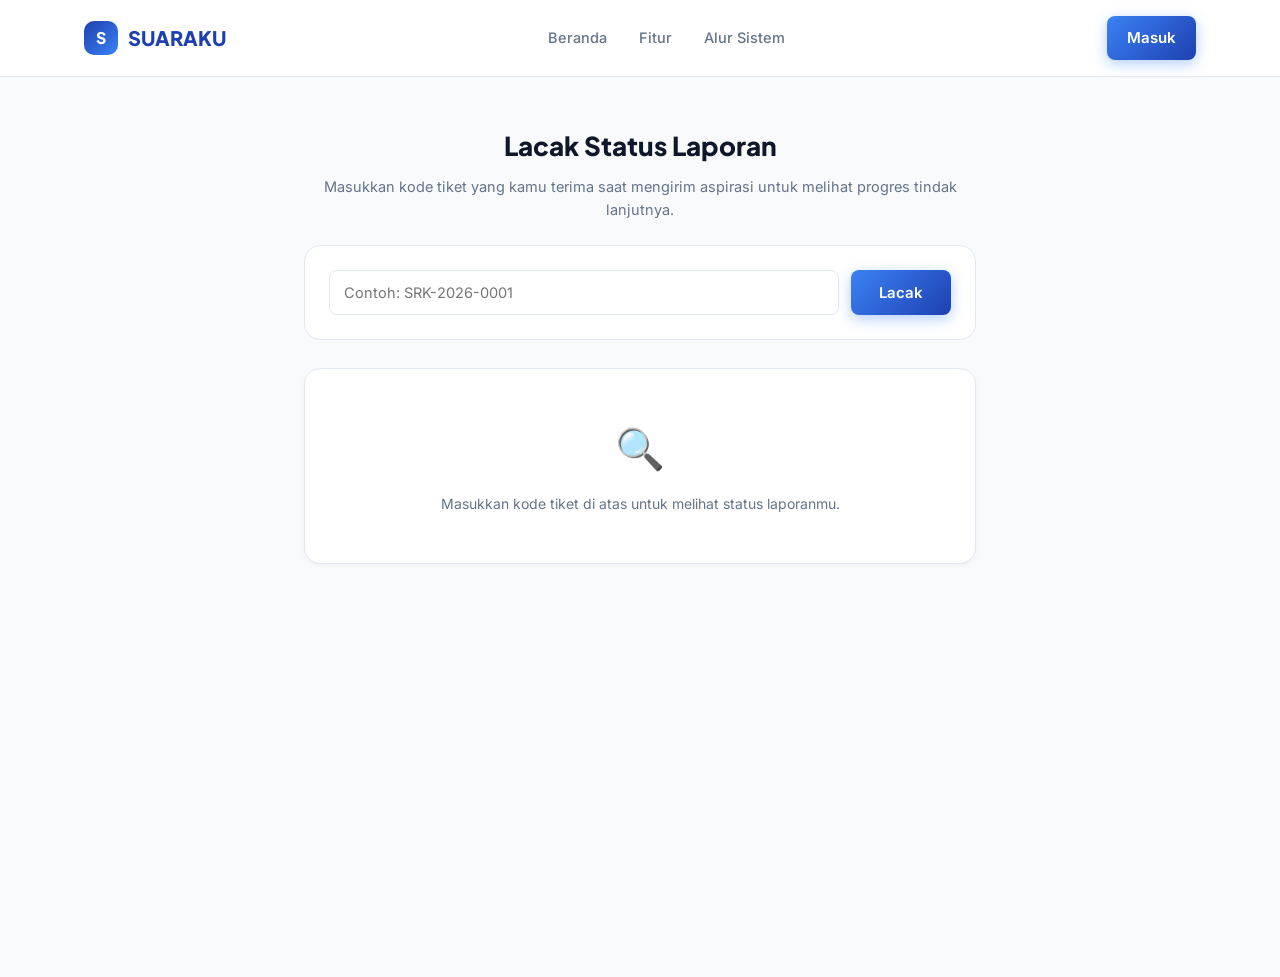
<file: tracking.html>
<!DOCTYPE html>
<html lang="id">
<head>
  <meta charset="UTF-8">
  <meta name="viewport" content="width=device-width, initial-scale=1.0">
  <title>Lacak Laporan — SUARAKU</title>
  <link rel="preconnect" href="https://fonts.googleapis.com">
  <link href="https://fonts.googleapis.com/css2?family=Plus+Jakarta+Sans:wght@600;700;800&family=Inter:wght@400;500;600;700&display=swap" rel="stylesheet">
  <link rel="stylesheet" href="style.css">
</head>
<body>

  <!-- ===== NAVBAR ===== -->
  <nav class="navbar">
    <div class="navbar-inner">
      <a href="index.html" class="logo">
        <span class="logo-mark">S</span>
        SUARAKU
      </a>
      <div class="nav-links">
        <a href="index.html">Beranda</a>
        <a href="index.html#fitur">Fitur</a>
        <a href="index.html#alur">Alur Sistem</a>
      </div>
      <div class="nav-actions" id="trackingNavActions">
        <a href="login.html" class="btn btn-primary" style="padding:10px 20px;">Masuk</a>
      </div>
      <button class="nav-toggle" aria-label="Menu">
        <span></span><span></span><span></span>
      </button>
    </div>
  </nav>

  <div class="form-page">
    <div class="container" style="max-width: 720px;">

      <div class="form-header" style="margin-bottom: 24px;">
        <h1>Lacak Status Laporan</h1>
        <p>Masukkan kode tiket yang kamu terima saat mengirim aspirasi untuk melihat progres tindak lanjutnya.</p>
      </div>

      <div class="tracking-search">
        <input type="text" id="ticketInput" class="form-control" placeholder="Contoh: SRK-2026-0001">
        <button class="btn btn-primary" style="white-space:nowrap;" onclick="handleTrackTicket()">Lacak</button>
      </div>

      <div class="warning-box" id="ticketNotFound">
        <span>⚠️</span>
        <span>Kode tiket tidak ditemukan. Pastikan kode yang kamu masukkan sudah benar.</span>
      </div>

      <!-- Hasil Tracking -->
      <div id="trackingResult" style="display:none;">
        <div class="panel">
          <div class="panel-header">
            <h2 id="resultTitle">AC ruang kelas lab 3 mati</h2>
            <span class="badge badge-process" id="resultBadge">Diproses</span>
          </div>
          <div class="modal-detail-row">
            <span>Kode Tiket</span>
            <span id="resultTicket">SRK-2026-0001</span>
          </div>
          <div class="modal-detail-row">
            <span>Kategori</span>
            <span id="resultKategori">Fasilitas</span>
          </div>
          <div class="modal-detail-row">
            <span>Jenis</span>
            <span id="resultJenis">Aduan</span>
          </div>
          <div class="modal-detail-row">
            <span>Tanggal Dikirim</span>
            <span id="resultTanggal">24 Juni 2026</span>
          </div>
          <div class="modal-detail-row">
            <span>Pengirim</span>
            <span id="resultPengirim">Anonim</span>
          </div>
        </div>

        <div class="panel">
          <div class="panel-header">
            <h2>Progress Tindak Lanjut</h2>
          </div>
          <div class="timeline" id="resultTimeline">
            <div class="timeline-step completed">
              <h4>Laporan Dikirim</h4>
              <p>Aspirasi berhasil masuk ke sistem SUARAKU</p>
              <span class="timeline-time">24 Juni 2026, 09.12</span>
            </div>
            <div class="timeline-step completed">
              <h4>Lolos Pengecekan Sistem</h4>
              <p>Tidak ditemukan kata kasar atau konten tidak pantas</p>
              <span class="timeline-time">24 Juni 2026, 09.12</span>
            </div>
            <div class="timeline-step completed">
              <h4>Direview oleh BEM</h4>
              <p>Laporan disetujui dan diteruskan ke Kemahasiswaan</p>
              <span class="timeline-time">25 Juni 2026, 14.40</span>
            </div>
            <div class="timeline-step active">
              <h4>Ditinjau Kemahasiswaan</h4>
              <p>Sedang dalam proses peninjauan oleh pihak kampus</p>
              <span class="timeline-time">Estimasi selesai: 2-3 hari</span>
            </div>
            <div class="timeline-step">
              <h4>Tindak Lanjut Selesai</h4>
              <p>Menunggu keputusan akhir dari Ketua STMIK Kharisma</p>
              <span class="timeline-time">Belum diproses</span>
            </div>
          </div>
        </div>
      </div>

      <!-- Empty state default -->
      <div class="panel empty-state" id="trackingEmptyState">
        <div class="empty-icon">🔍</div>
        <p>Masukkan kode tiket di atas untuk melihat status laporanmu.</p>
      </div>

      <div style="text-align:center; margin-top:20px;">
        <a href="dashboard-mahasiswa.html" class="btn btn-outline" id="btnBackToDash" style="display:none;">Kembali ke Dashboard</a>
      </div>

    </div>
  </div>

  <!-- Modal Konfirmasi Kustom -->
  <div class="modal-overlay confirm-modal" id="confirmModal">
    <div class="modal-box">
      <div class="confirm-icon">⚠️</div>
      <h3 class="confirm-title" id="confirmTitle">Konfirmasi</h3>
      <p class="confirm-desc" id="confirmDesc">Apakah Anda yakin ingin melakukan tindakan ini?</p>
      <div class="confirm-actions">
        <button class="btn btn-outline btn-block" onclick="closeConfirmModal()">Batal</button>
        <button class="btn btn-primary btn-block" id="confirmBtn">Ya, Lanjutkan</button>
      </div>
    </div>
  </div>

  <div class="toast" id="toast"></div>
  <script src="script.js"></script>
</body>
</html>
</file>
<file: style.css>
/* ========================================
   SUARAKU — style.css
   Saluran Umum Aspirasi, Rencana, & Aduan Kampus
   ======================================== */

/* ---------- Reset & Base ---------- */
* {
  margin: 0;
  padding: 0;
  box-sizing: border-box;
}

:root {
  /* Warna utama */
  --blue-deep: #1E40AF;
  --blue-light: #3B82F6;
  --blue-pale: #EFF6FF;
  --yellow: #FBBF24;
  --yellow-dark: #D97706;
  --white: #FFFFFF;
  --gray-900: #0F172A;
  --gray-600: #64748B;
  --gray-300: #E2E8F0;
  --gray-100: #F8FAFC;

  /* Status warna */
  --status-pending: #F59E0B;
  --status-process: #3B82F6;
  --status-done: #10B981;
  --status-reject: #EF4444;

  /* Tipografi */
  --font-display: 'Plus Jakarta Sans', sans-serif;
  --font-body: 'Inter', sans-serif;

  /* Spacing & radius */
  --radius-sm: 8px;
  --radius-md: 16px;
  --radius-lg: 24px;
  --shadow-sm: 0 2px 4px rgba(15, 23, 42, 0.04);
  --shadow-md: 0 8px 24px rgba(15, 23, 42, 0.08);
  --shadow-lg: 0 16px 48px rgba(30, 64, 175, 0.15);
  --primary-gradient: linear-gradient(135deg, #3B82F6 0%, #1E40AF 100%);
}

html {
  scroll-behavior: smooth;
}

body {
  font-family: var(--font-body);
  color: var(--gray-900);
  background: var(--white);
  line-height: 1.6;
}

a {
  text-decoration: none;
  color: inherit;
}

ul {
  list-style: none;
}

img {
  max-width: 100%;
  display: block;
}

/* ---------- Utility ---------- */
.container {
  max-width: 1160px;
  margin: 0 auto;
  padding: 0 24px;
}

.section {
  padding: 80px 0;
}

.section-label {
  display: inline-block;
  font-size: 13px;
  font-weight: 600;
  letter-spacing: 0.08em;
  text-transform: uppercase;
  color: var(--blue-light);
  margin-bottom: 12px;
}

.section-title {
  font-family: var(--font-display);
  font-size: 36px;
  font-weight: 700;
  color: var(--gray-900);
  margin-bottom: 16px;
  letter-spacing: -0.01em;
}

.section-desc {
  font-size: 16px;
  color: var(--gray-600);
  max-width: 560px;
}

.btn {
  display: inline-flex;
  align-items: center;
  justify-content: center;
  gap: 8px;
  padding: 13px 28px;
  border-radius: var(--radius-sm);
  font-weight: 600;
  font-size: 15px;
  font-family: var(--font-body);
  border: none;
  cursor: pointer;
  transition: transform 0.15s ease, box-shadow 0.15s ease, background 0.15s ease;
}

.btn-primary {
  background: var(--primary-gradient);
  color: var(--white);
  box-shadow: 0 4px 14px 0 rgba(59, 130, 246, 0.39);
}

.btn-primary:hover {
  transform: translateY(-2px);
  box-shadow: 0 6px 20px rgba(59, 130, 246, 0.23);
  filter: brightness(1.1);
}

.btn-outline {
  background: transparent;
  color: var(--blue-deep);
  border: 1.5px solid var(--blue-deep);
}

.btn-outline:hover {
  background: var(--blue-pale);
}

.btn-block {
  width: 100%;
}

/* ---------- Navbar ---------- */
.navbar {
  position: sticky;
  top: 0;
  z-index: 100;
  background: rgba(255, 255, 255, 0.92);
  backdrop-filter: blur(10px);
  border-bottom: 1px solid var(--gray-300);
}

.navbar-inner {
  display: flex;
  align-items: center;
  justify-content: space-between;
  padding: 16px 24px;
  max-width: 1160px;
  margin: 0 auto;
}

.logo {
  display: flex;
  align-items: center;
  gap: 10px;
  font-family: var(--font-display);
  font-weight: 800;
  font-size: 20px;
  color: var(--blue-deep);
}

.logo-mark {
  width: 34px;
  height: 34px;
  border-radius: 10px;
  background: linear-gradient(135deg, var(--blue-deep), var(--blue-light));
  display: flex;
  align-items: center;
  justify-content: center;
  color: var(--white);
  font-size: 16px;
  font-weight: 800;
  flex-shrink: 0;
}

.nav-links {
  display: flex;
  align-items: center;
  gap: 32px;
}

.nav-links a {
  font-size: 14.5px;
  font-weight: 500;
  color: var(--gray-600);
  transition: color 0.15s ease;
}

.nav-links a:hover,
.nav-links a.active {
  color: var(--blue-deep);
}

.nav-actions {
  display: flex;
  align-items: center;
  gap: 12px;
}

.nav-toggle {
  display: none;
  flex-direction: column;
  gap: 5px;
  background: none;
  border: none;
  cursor: pointer;
  padding: 4px;
}

.nav-toggle span {
  width: 22px;
  height: 2px;
  background: var(--gray-900);
  border-radius: 2px;
}

/* ---------- Hero ---------- */
.hero {
  position: relative;
  padding: 90px 0 100px;
  background: linear-gradient(180deg, var(--blue-pale) 0%, var(--white) 100%);
  overflow: hidden;
}

.hero-inner {
  display: grid;
  grid-template-columns: 1.1fr 0.9fr;
  gap: 48px;
  align-items: center;
}

.hero-eyebrow {
  display: inline-flex;
  align-items: center;
  gap: 8px;
  background: var(--white);
  border: 1px solid var(--gray-300);
  padding: 7px 14px;
  border-radius: 999px;
  font-size: 13px;
  font-weight: 600;
  color: var(--blue-deep);
  margin-bottom: 20px;
  box-shadow: var(--shadow-sm);
}

.hero-eyebrow .dot {
  width: 7px;
  height: 7px;
  border-radius: 50%;
  background: var(--yellow);
}

.hero h1 {
  font-family: var(--font-display);
  font-size: 50px;
  font-weight: 800;
  line-height: 1.12;
  letter-spacing: -0.02em;
  color: var(--gray-900);
  margin-bottom: 20px;
}

.hero h1 .highlight {
  color: var(--blue-deep);
  position: relative;
}

.hero-desc {
  font-size: 17px;
  color: var(--gray-600);
  max-width: 480px;
  margin-bottom: 32px;
}

.hero-actions {
  display: flex;
  gap: 14px;
  margin-bottom: 40px;
}

.hero-stats {
  display: flex;
  gap: 36px;
}

.hero-stat-num {
  font-family: var(--font-display);
  font-size: 26px;
  font-weight: 800;
  color: var(--blue-deep);
}

.hero-stat-label {
  font-size: 13px;
  color: var(--gray-600);
}

/* Hero visual: mock card */
.hero-visual {
  position: relative;
}

.hero-card {
  background: var(--white);
  border-radius: var(--radius-lg);
  box-shadow: var(--shadow-lg);
  padding: 24px;
  border: 1px solid var(--gray-300);
}

.hero-card-header {
  display: flex;
  align-items: center;
  justify-content: space-between;
  margin-bottom: 18px;
}

.hero-card-title {
  font-weight: 700;
  font-size: 14px;
  color: var(--gray-900);
}

.badge {
  font-size: 11.5px;
  font-weight: 700;
  padding: 4px 10px;
  border-radius: 999px;
}

.badge-pending { background: #FEF3C7; color: var(--status-pending); }
.badge-process { background: #DBEAFE; color: var(--status-process); }
.badge-done { background: #D1FAE5; color: var(--status-done); }
.badge-reject { background: #FEE2E2; color: #status-reject; }
.badge-expired { background: #F3F4F6; color: #4B5563; }

.hero-card-item {
  display: flex;
  align-items: flex-start;
  gap: 12px;
  padding: 12px 0;
  border-bottom: 1px solid var(--gray-100);
}

.hero-card-item:last-child {
  border-bottom: none;
}

.hero-card-icon {
  width: 36px;
  height: 36px;
  border-radius: 10px;
  background: var(--blue-pale);
  display: flex;
  align-items: center;
  justify-content: center;
  font-size: 16px;
  flex-shrink: 0;
}

.hero-card-item-title {
  font-size: 13.5px;
  font-weight: 600;
  margin-bottom: 2px;
}

.hero-card-item-sub {
  font-size: 12px;
  color: var(--gray-600);
}

.floating-chip {
  position: absolute;
  background: var(--white);
  border: 1px solid var(--gray-300);
  border-radius: var(--radius-sm);
  box-shadow: var(--shadow-md);
  padding: 10px 14px;
  font-size: 12.5px;
  font-weight: 600;
  display: flex;
  align-items: center;
  gap: 8px;
}

.floating-chip-1 {
  top: -16px;
  right: -20px;
}

.floating-chip .chip-dot {
  width: 8px;
  height: 8px;
  border-radius: 50%;
  background: var(--yellow);
}

/* ---------- Problem Cards ---------- */
.problem-grid {
  display: grid;
  grid-template-columns: repeat(3, 1fr);
  gap: 20px;
  margin-top: 40px;
}

.problem-card {
  background: var(--gray-100);
  border: 1px solid var(--gray-300);
  border-radius: var(--radius-md);
  padding: 28px 24px;
}

.problem-icon {
  width: 44px;
  height: 44px;
  border-radius: var(--radius-sm);
  background: #FEE2E2;
  color: var(--status-reject);
  display: flex;
  align-items: center;
  justify-content: center;
  font-size: 20px;
  margin-bottom: 16px;
}

.problem-card h3 {
  font-size: 16px;
  font-weight: 700;
  margin-bottom: 8px;
}

.problem-card p {
  font-size: 14px;
  color: var(--gray-600);
}

/* ---------- Feature Cards ---------- */
.section-alt {
  background: var(--gray-100);
}

.feature-grid {
  display: grid;
  grid-template-columns: repeat(3, 1fr);
  gap: 20px;
  margin-top: 40px;
}

.feature-card {
  background: var(--white);
  border-radius: var(--radius-md);
  padding: 28px 24px;
  border: 1px solid var(--gray-300);
  transition: transform 0.15s ease, box-shadow 0.15s ease;
}

.feature-card:hover {
  transform: translateY(-4px);
  box-shadow: var(--shadow-md);
}

.feature-icon {
  width: 44px;
  height: 44px;
  border-radius: var(--radius-sm);
  background: var(--blue-pale);
  color: var(--blue-deep);
  display: flex;
  align-items: center;
  justify-content: center;
  font-size: 20px;
  margin-bottom: 16px;
}

.feature-card h3 {
  font-size: 16px;
  font-weight: 700;
  margin-bottom: 8px;
}

.feature-card p {
  font-size: 14px;
  color: var(--gray-600);
}

/* ---------- Flow / Signature Section ---------- */
.flow-wrap {
  margin-top: 48px;
  position: relative;
}

.flow-track {
  display: grid;
  grid-template-columns: repeat(5, 1fr);
  gap: 0;
  position: relative;
}

.flow-track::before {
  content: '';
  position: absolute;
  top: 28px;
  left: 28px;
  right: 28px;
  height: 2px;
  background: repeating-linear-gradient(90deg, var(--gray-300) 0, var(--gray-300) 6px, transparent 6px, transparent 12px);
  z-index: 0;
}

.flow-step {
  position: relative;
  z-index: 1;
  display: flex;
  flex-direction: column;
  align-items: center;
  text-align: center;
  padding: 0 12px;
}

.flow-node {
  width: 56px;
  height: 56px;
  border-radius: 50%;
  background: var(--white);
  border: 2px solid var(--blue-deep);
  color: var(--blue-deep);
  display: flex;
  align-items: center;
  justify-content: center;
  font-size: 22px;
  margin-bottom: 16px;
  font-weight: 700;
}

.flow-step.final .flow-node {
  background: var(--yellow);
  border-color: var(--yellow-dark);
  color: var(--gray-900);
}

.flow-step h4 {
  font-size: 14.5px;
  font-weight: 700;
  margin-bottom: 4px;
}

.flow-step p {
  font-size: 12.5px;
  color: var(--gray-600);
}

/* ---------- Statistik ---------- */
.stat-grid {
  display: grid;
  grid-template-columns: repeat(4, 1fr);
  gap: 20px;
  margin-top: 40px;
}

.stat-card {
  background: var(--blue-deep);
  border-radius: var(--radius-md);
  padding: 28px 24px;
  text-align: center;
  color: var(--white);
}

.stat-card:nth-child(2) { background: var(--blue-light); }
.stat-card:nth-child(3) { background: var(--yellow-dark); }
.stat-card:nth-child(4) { background: var(--status-done); }

.stat-num {
  font-family: var(--font-display);
  font-size: 32px;
  font-weight: 800;
  margin-bottom: 4px;
}

.stat-label {
  font-size: 13px;
  opacity: 0.9;
}

/* ---------- Aspirasi Populer ---------- */
.aspirasi-list {
  margin-top: 40px;
  display: flex;
  flex-direction: column;
  gap: 14px;
}

.aspirasi-item {
  display: flex;
  align-items: flex-start;
  justify-content: space-between;
  gap: 16px;
  background: var(--white);
  border: 1px solid var(--gray-300);
  border-radius: var(--radius-md);
  padding: 20px 24px;
}

.aspirasi-item-left {
  display: flex;
  align-items: flex-start;
  gap: 14px;
}

.aspirasi-cat {
  flex-shrink: 0;
  font-size: 11.5px;
  font-weight: 700;
  padding: 5px 10px;
  border-radius: 999px;
  background: var(--blue-pale);
  color: var(--blue-deep);
  white-space: nowrap;
}

.aspirasi-item h4 {
  font-size: 14.5px;
  font-weight: 700;
  margin-bottom: 4px;
}

.aspirasi-item p {
  font-size: 13px;
  color: var(--gray-600);
}

.aspirasi-meta {
  flex-shrink: 0;
  text-align: right;
  font-size: 12px;
  color: var(--gray-600);
}

/* ---------- CTA Banner ---------- */
.cta-banner {
  background: linear-gradient(135deg, var(--blue-deep), var(--blue-light));
  border-radius: var(--radius-lg);
  padding: 56px 48px;
  text-align: center;
  color: var(--white);
  margin: 0 24px;
}

.cta-banner h2 {
  font-family: var(--font-display);
  font-size: 30px;
  font-weight: 800;
  margin-bottom: 12px;
}

.cta-banner p {
  font-size: 15.5px;
  opacity: 0.92;
  margin-bottom: 28px;
  max-width: 480px;
  margin-left: auto;
  margin-right: auto;
}

/* ---------- Footer ---------- */
.footer {
  background: var(--gray-900);
  color: var(--gray-300);
  padding: 56px 0 24px;
  margin-top: 60px;
}

.footer-grid {
  display: grid;
  grid-template-columns: 1.4fr 1fr 1fr;
  gap: 40px;
  margin-bottom: 40px;
}

.footer-logo {
  display: flex;
  align-items: center;
  gap: 10px;
  font-family: var(--font-display);
  font-weight: 800;
  font-size: 19px;
  color: var(--white);
  margin-bottom: 14px;
}

.footer-desc {
  font-size: 13.5px;
  color: var(--gray-600);
  max-width: 280px;
}

.footer-col h5 {
  font-size: 14px;
  color: var(--white);
  margin-bottom: 16px;
  font-weight: 700;
}

.footer-col ul li {
  margin-bottom: 10px;
}

.footer-col ul li a {
  font-size: 13.5px;
  color: var(--gray-600);
  transition: color 0.15s ease;
}

.footer-col ul li a:hover {
  color: var(--white);
}

.footer-bottom {
  border-top: 1px solid #1E293B;
  padding-top: 20px;
  text-align: center;
  font-size: 12.5px;
  color: var(--gray-600);
}

/* ========================================
   FORM ELEMENTS (shared across pages)
   ======================================== */
.form-page {
  background: var(--gray-100);
  min-height: 100vh;
  padding: 48px 0 80px;
}

.form-card {
  background: var(--white);
  border-radius: var(--radius-lg);
  border: 1px solid var(--gray-300);
  box-shadow: var(--shadow-sm);
  padding: 40px;
  max-width: 680px;
  margin: 0 auto;
}

.form-header {
  text-align: center;
  margin-bottom: 32px;
}

.form-header h1 {
  font-family: var(--font-display);
  font-size: 26px;
  font-weight: 800;
  margin-bottom: 8px;
}

.form-header p {
  font-size: 14.5px;
  color: var(--gray-600);
}

.form-group {
  margin-bottom: 20px;
}

.form-group label {
  display: block;
  font-size: 14px;
  font-weight: 600;
  margin-bottom: 7px;
  color: var(--gray-900);
}

.form-group .hint {
  font-size: 12.5px;
  color: var(--gray-600);
  font-weight: 400;
  margin-left: 4px;
}

.form-control {
  width: 100%;
  padding: 12px 14px;
  border: 1.5px solid var(--gray-300);
  border-radius: var(--radius-sm);
  font-family: var(--font-body);
  font-size: 14.5px;
  color: var(--gray-900);
  background: var(--white);
  transition: border-color 0.15s ease;
}

.form-control:focus {
  outline: none;
  border-color: var(--blue-light);
  box-shadow: 0 0 0 3px var(--blue-pale);
}

textarea.form-control {
  resize: vertical;
  min-height: 120px;
}

.form-row {
  display: grid;
  grid-template-columns: 1fr 1fr;
  gap: 16px;
}

.radio-group {
  display: flex;
  gap: 12px;
}

.radio-option {
  flex: 1;
  position: relative;
}

.radio-option input {
  position: absolute;
  opacity: 0;
  cursor: pointer;
}

.radio-option label {
  display: flex;
  align-items: center;
  justify-content: center;
  gap: 8px;
  padding: 12px;
  border: 1.5px solid var(--gray-300);
  border-radius: var(--radius-sm);
  font-size: 13.5px;
  font-weight: 600;
  cursor: pointer;
  margin-bottom: 0;
  transition: all 0.15s ease;
}

.radio-option input:checked + label {
  border-color: var(--blue-deep);
  background: var(--blue-pale);
  color: var(--blue-deep);
}

.category-grid {
  display: grid;
  grid-template-columns: repeat(2, 1fr);
  gap: 10px;
}

.category-option input {
  position: absolute;
  opacity: 0;
  cursor: pointer;
}

.category-option label {
  display: flex;
  align-items: center;
  gap: 10px;
  padding: 12px 14px;
  border: 1.5px solid var(--gray-300);
  border-radius: var(--radius-sm);
  font-size: 13.5px;
  font-weight: 600;
  cursor: pointer;
  transition: all 0.15s ease;
}

.category-option input:checked + label {
  border-color: var(--blue-deep);
  background: var(--blue-pale);
  color: var(--blue-deep);
}

.upload-box {
  border: 2px dashed var(--gray-300);
  border-radius: var(--radius-sm);
  padding: 28px 20px;
  text-align: center;
  cursor: pointer;
  transition: border-color 0.15s ease, background 0.15s ease;
}

.upload-box:hover,
.upload-box.dragover {
  border-color: var(--blue-light);
  background: var(--blue-pale);
}

.upload-box .upload-icon {
  font-size: 28px;
  margin-bottom: 8px;
}

.upload-box p {
  font-size: 13.5px;
  color: var(--gray-600);
}

.upload-box .upload-link {
  color: var(--blue-deep);
  font-weight: 600;
}

.upload-preview {
  display: flex;
  flex-wrap: wrap;
  gap: 10px;
  margin-top: 12px;
}

.upload-preview-item {
  display: flex;
  align-items: center;
  gap: 8px;
  background: var(--gray-100);
  border: 1px solid var(--gray-300);
  padding: 7px 12px;
  border-radius: var(--radius-sm);
  font-size: 12.5px;
  font-weight: 500;
}

.upload-preview-item .remove-file {
  cursor: pointer;
  color: var(--status-reject);
  font-weight: 700;
}

.switch-row {
  display: flex;
  align-items: center;
  justify-content: space-between;
  background: var(--gray-100);
  padding: 14px 16px;
  border-radius: var(--radius-sm);
  margin-bottom: 20px;
}

.switch-row-text strong {
  display: block;
  font-size: 14px;
  margin-bottom: 2px;
}

.switch-row-text span {
  font-size: 12.5px;
  color: var(--gray-600);
}

.switch {
  position: relative;
  width: 46px;
  height: 26px;
  flex-shrink: 0;
}

.switch input {
  opacity: 0;
  width: 0;
  height: 0;
}

.switch-slider {
  position: absolute;
  inset: 0;
  background: var(--gray-300);
  border-radius: 999px;
  cursor: pointer;
  transition: background 0.2s ease;
}

.switch-slider::before {
  content: '';
  position: absolute;
  width: 20px;
  height: 20px;
  left: 3px;
  top: 3px;
  background: var(--white);
  border-radius: 50%;
  transition: transform 0.2s ease;
  box-shadow: var(--shadow-sm);
}

.switch input:checked + .switch-slider {
  background: var(--blue-deep);
}

.switch input:checked + .switch-slider::before {
  transform: translateX(20px);
}

.warning-box {
  display: none;
  align-items: flex-start;
  gap: 10px;
  background: #FEF3C7;
  border: 1px solid #FDE68A;
  border-radius: var(--radius-sm);
  padding: 12px 14px;
  font-size: 13px;
  color: #92400E;
  margin-bottom: 20px;
}

.warning-box.show {
  display: flex;
}

/* ========================================
   AUTH PAGE (Login)
   ======================================== */
.auth-page {
  min-height: 100vh;
  display: flex;
  align-items: center;
  justify-content: center;
  background: linear-gradient(135deg, var(--blue-pale) 0%, var(--white) 60%);
  padding: 24px;
}

.auth-card {
  background: var(--white);
  border-radius: var(--radius-lg);
  box-shadow: var(--shadow-lg);
  border: 1px solid var(--gray-300);
  padding: 44px 40px;
  max-width: 420px;
  width: 100%;
}

.auth-logo {
  display: flex;
  align-items: center;
  justify-content: center;
  gap: 10px;
  margin-bottom: 28px;
}

.auth-card h1 {
  font-family: var(--font-display);
  font-size: 22px;
  font-weight: 800;
  text-align: center;
  margin-bottom: 6px;
}

.auth-card .auth-sub {
  text-align: center;
  font-size: 14px;
  color: var(--gray-600);
  margin-bottom: 28px;
}

.role-toggle {
  display: flex;
  background: var(--gray-100);
  border-radius: var(--radius-sm);
  padding: 4px;
  margin-bottom: 24px;
}

.role-toggle button {
  flex: 1;
  padding: 9px;
  border: none;
  background: transparent;
  border-radius: 6px;
  font-size: 13.5px;
  font-weight: 600;
  color: var(--gray-600);
  cursor: pointer;
  transition: all 0.15s ease;
}

.role-toggle button.active {
  background: var(--white);
  color: var(--blue-deep);
  box-shadow: var(--shadow-sm);
}

.auth-footer-text {
  text-align: center;
  font-size: 13.5px;
  color: var(--gray-600);
  margin-top: 20px;
}

.auth-footer-text a {
  color: var(--blue-deep);
  font-weight: 600;
}

.demo-note {
  background: var(--blue-pale);
  border-radius: var(--radius-sm);
  padding: 12px 14px;
  font-size: 12.5px;
  color: var(--blue-deep);
  margin-top: 20px;
  text-align: center;
}

/* ========================================
   DASHBOARD LAYOUT (shared: mahasiswa & BEM)
   ======================================== */
.dash-layout {
  display: flex;
  min-height: 100vh;
}

.sidebar {
  width: 256px;
  background: var(--gray-900);
  color: var(--white);
  padding: 24px 18px;
  display: flex;
  flex-direction: column;
  flex-shrink: 0;
  position: sticky;
  top: 0;
  height: 100vh;
}

.sidebar-logo {
  display: flex;
  align-items: center;
  gap: 10px;
  font-family: var(--font-display);
  font-weight: 800;
  font-size: 18px;
  padding: 8px 10px 24px;
}

.sidebar-nav {
  flex: 1;
  display: flex;
  flex-direction: column;
  gap: 4px;
}

.sidebar-nav a {
  display: flex;
  align-items: center;
  gap: 12px;
  padding: 11px 14px;
  border-radius: var(--radius-sm);
  font-size: 14px;
  font-weight: 500;
  color: #94A3B8;
  transition: all 0.15s ease;
}

.sidebar-nav a .nav-icon {
  width: 20px;
  text-align: center;
  font-size: 15px;
}

.sidebar-nav a:hover {
  background: #1E293B;
  color: var(--white);
}

.sidebar-nav a.active {
  background: var(--blue-deep);
  color: var(--white);
}

.sidebar-user {
  display: flex;
  align-items: center;
  gap: 10px;
  padding: 14px 10px;
  border-top: 1px solid #1E293B;
  margin-top: 12px;
}

.sidebar-user-avatar {
  width: 36px;
  height: 36px;
  border-radius: 50%;
  background: var(--blue-light);
  display: flex;
  align-items: center;
  justify-content: center;
  font-weight: 700;
  font-size: 13px;
  flex-shrink: 0;
}

.sidebar-user-info {
  flex: 1;
  min-width: 0;
}

.sidebar-user-name {
  font-size: 13.5px;
  font-weight: 600;
  color: var(--white);
  white-space: nowrap;
  overflow: hidden;
  text-overflow: ellipsis;
}

.sidebar-user-role {
  font-size: 12px;
  color: #94A3B8;
}

.sidebar-logout {
  background: none;
  border: none;
  color: #94A3B8;
  cursor: pointer;
  font-size: 15px;
  flex-shrink: 0;
}

.sidebar-logout:hover {
  color: var(--status-reject);
}

.dash-main {
  flex: 1;
  background: var(--gray-100);
  min-width: 0;
}

.dash-topbar {
  background: var(--white);
  border-bottom: 1px solid var(--gray-300);
  padding: 18px 32px;
  display: flex;
  align-items: center;
  justify-content: space-between;
}

.dash-topbar h1 {
  font-family: var(--font-display);
  font-size: 21px;
  font-weight: 700;
}

.mobile-menu-btn {
  display: none;
  background: none;
  border: none;
  font-size: 20px;
  cursor: pointer;
}

.dash-content {
  padding: 32px;
}

/* Dashboard cards */
.dash-stat-grid {
  display: grid;
  grid-template-columns: repeat(4, 1fr);
  gap: 18px;
  margin-bottom: 32px;
}

.dash-stat-card {
  background: var(--white);
  border: 1px solid var(--gray-300);
  border-radius: var(--radius-md);
  padding: 22px;
}

.dash-stat-top {
  display: flex;
  align-items: center;
  justify-content: space-between;
  margin-bottom: 14px;
}

.dash-stat-icon {
  width: 38px;
  height: 38px;
  border-radius: 10px;
  display: flex;
  align-items: center;
  justify-content: center;
  font-size: 17px;
}

.dash-stat-num {
  font-family: var(--font-display);
  font-size: 26px;
  font-weight: 800;
}

.dash-stat-label {
  font-size: 13px;
  color: var(--gray-600);
}

.panel {
  background: var(--white);
  border-radius: var(--radius-md);
  border: 1px solid var(--gray-300);
  padding: 24px;
  margin-bottom: 24px;
  box-shadow: var(--shadow-sm);
}

.panel-header {
  display: flex;
  align-items: center;
  justify-content: space-between;
  margin-bottom: 20px;
}

.panel-header h2 {
  font-size: 17px;
  font-weight: 700;
}

.panel-header a, .panel-header .link-btn {
  font-size: 13.5px;
  font-weight: 600;
  color: var(--blue-deep);
  cursor: pointer;
  background: none;
  border: none;
}

/* Filter tabs */
.filter-tabs {
  display: flex;
  gap: 8px;
  margin-bottom: 20px;
  flex-wrap: wrap;
}

.filter-tab {
  padding: 8px 16px;
  border-radius: 999px;
  border: 1.5px solid var(--gray-300);
  background: var(--white);
  font-size: 13px;
  font-weight: 600;
  color: var(--gray-600);
  cursor: pointer;
  transition: all 0.15s ease;
}

.filter-tab.active {
  background: var(--blue-deep);
  border-color: var(--blue-deep);
  color: var(--white);
}

/* Report list item (dashboard) */
.report-item {
  display: flex;
  align-items: flex-start;
  gap: 16px;
  padding: 20px;
  border-radius: var(--radius-sm);
  transition: background 0.2s ease;
  border-bottom: 1px solid var(--gray-100);
}

.report-item:hover {
  background: var(--gray-100);
}

.report-item:last-child {
  border-bottom: none;
}

.report-icon {
  width: 40px;
  height: 40px;
  border-radius: 10px;
  background: var(--blue-pale);
  color: var(--blue-deep);
  display: flex;
  align-items: center;
  justify-content: center;
  font-size: 17px;
  flex-shrink: 0;
}

.report-body {
  flex: 1;
  min-width: 0;
}

.report-top {
  display: flex;
  align-items: center;
  justify-content: space-between;
  gap: 12px;
  margin-bottom: 4px;
}

.report-top h4 {
  font-size: 14.5px;
  font-weight: 700;
}

.report-id {
  font-size: 12px;
  color: var(--gray-600);
  font-weight: 500;
}

.report-desc {
  font-size: 13.5px;
  color: var(--gray-600);
  margin-bottom: 8px;
}

.report-meta {
  display: flex;
  align-items: center;
  gap: 14px;
  font-size: 12px;
  color: var(--gray-600);
}

.report-actions {
  display: flex;
  gap: 8px;
  flex-shrink: 0;
}

.btn-sm {
  padding: 7px 14px;
  font-size: 12.5px;
  border-radius: 7px;
}

.btn-approve {
  background: #D1FAE5;
  color: var(--status-done);
}

.btn-approve:hover {
  background: var(--status-done);
  color: var(--white);
}

.btn-reject {
  background: #FEE2E2;
  color: var(--status-reject);
}

.btn-reject:hover {
  background: var(--status-reject);
  color: var(--white);
}

.btn-view {
  background: var(--gray-100);
  color: var(--gray-900);
}

.btn-view:hover {
  background: var(--gray-300);
}

.empty-state {
  text-align: center;
  padding: 48px 20px;
  color: var(--gray-600);
}

.empty-state .empty-icon {
  font-size: 40px;
  margin-bottom: 12px;
}

.empty-state p {
  font-size: 14px;
}

/* ---------- Modal ---------- */
.modal-overlay {
  position: fixed;
  inset: 0;
  background: rgba(15, 23, 42, 0.5);
  display: none;
  align-items: center;
  justify-content: center;
  z-index: 200;
  padding: 20px;
  backdrop-filter: blur(4px);
}

.modal-overlay.show {
  display: flex;
}

.modal-box {
  background: var(--white);
  border-radius: var(--radius-lg);
  padding: 32px;
  max-width: 520px;
  width: 100%;
  max-height: 85vh;
  overflow-y: auto;
  box-shadow: var(--shadow-lg);
  position: relative;
}

.modal-header {
  display: flex;
  align-items: flex-start;
  justify-content: space-between;
  margin-bottom: 20px;
}

.modal-header h3 {
  font-size: 18px;
  font-weight: 700;
}

.modal-close {
  background: var(--gray-100);
  border: none;
  width: 30px;
  height: 30px;
  border-radius: 50%;
  cursor: pointer;
  font-size: 14px;
  flex-shrink: 0;
}

.modal-detail-row {
  display: flex;
  justify-content: space-between;
  padding: 10px 0;
  border-bottom: 1px solid var(--gray-100);
  font-size: 13.5px;
}

.modal-detail-row span:first-child {
  color: var(--gray-600);
}

.modal-detail-row span:last-child {
  font-weight: 600;
  text-align: right;
}

/* Custom Confirmation Modal */
.confirm-modal .modal-box {
  text-align: center;
  max-width: 400px;
}

.confirm-icon {
  width: 64px;
  height: 64px;
  background: #FEE2E2;
  color: #EF4444;
  border-radius: 50%;
  display: flex;
  align-items: center;
  justify-content: center;
  font-size: 32px;
  margin: 0 auto 20px;
}

.confirm-title {
  font-size: 20px;
  font-weight: 700;
  margin-bottom: 10px;
}

.confirm-desc {
  color: var(--gray-600);
  margin-bottom: 24px;
  font-size: 14.5px;
}

.confirm-actions {
  display: flex;
  gap: 12px;
}

/* Undo Progress Bar */
.undo-progress-container {
  width: 100%;
  height: 6px;
  background: var(--gray-100);
  border-radius: 3px;
  margin-top: 20px;
  overflow: hidden;
}

.undo-progress-bar {
  height: 100%;
  background: var(--blue-light);
  width: 100%;
  transition: width 10s linear;
}

/* ---------- Toast notification ---------- */
.toast {
  position: fixed;
  bottom: 24px;
  right: 24px;
  background: var(--gray-900);
  color: var(--white);
  padding: 14px 20px;
  border-radius: var(--radius-sm);
  font-size: 14px;
  font-weight: 500;
  display: flex;
  align-items: center;
  gap: 10px;
  box-shadow: var(--shadow-lg);
  z-index: 300;
  transform: translateY(20px);
  opacity: 0;
  transition: all 0.25s ease;
}

.toast.show {
  transform: translateY(0);
  opacity: 1;
}

.toast.toast-success { border-left: 4px solid var(--status-done); }
.toast.toast-error { border-left: 4px solid var(--status-reject); }

/* ========================================
   TRACKING PAGE
   ======================================== */
.tracking-search {
  background: var(--white);
  border: 1px solid var(--gray-300);
  border-radius: var(--radius-md);
  padding: 24px;
  margin-bottom: 28px;
  display: flex;
  gap: 12px;
}

.timeline {
  position: relative;
  padding-left: 36px;
  margin-top: 8px;
}

.timeline-step {
  position: relative;
  padding-bottom: 32px;
}

.timeline-step:last-child {
  padding-bottom: 0;
}

.timeline-step::before {
  content: '';
  position: absolute;
  left: -36px;
  top: 0;
  width: 22px;
  height: 22px;
  border-radius: 50%;
  background: var(--gray-300);
  border: 3px solid var(--white);
  box-shadow: 0 0 0 2px var(--gray-300);
}

.timeline-step.completed::before {
  background: var(--status-done);
  box-shadow: 0 0 0 2px var(--status-done);
}

.timeline-step.active::before {
  background: var(--yellow);
  box-shadow: 0 0 0 2px var(--yellow-dark);
}

.timeline-step::after {
  content: '';
  position: absolute;
  left: -26px;
  top: 22px;
  bottom: -10px;
  width: 2px;
  background: var(--gray-300);
}

.timeline-step.completed::after {
  background: var(--status-done);
}

.timeline-step:last-child::after {
  display: none;
}

.timeline-step h4 {
  font-size: 14.5px;
  font-weight: 700;
  margin-bottom: 3px;
}

.timeline-step p {
  font-size: 13px;
  color: var(--gray-600);
  margin-bottom: 2px;
}

.timeline-step .timeline-time {
  font-size: 12px;
  color: var(--gray-600);
}

/* ========================================
   RESPONSIVE
   ======================================== */
@media (max-width: 968px) {
  .hero-inner {
    grid-template-columns: 1fr;
  }

  .hero h1 {
    font-size: 38px;
  }

  .problem-grid,
  .feature-grid {
    grid-template-columns: repeat(2, 1fr);
  }

  .stat-grid {
    grid-template-columns: repeat(2, 1fr);
  }

  .footer-grid {
    grid-template-columns: 1fr;
    gap: 28px;
  }

  .flow-track {
    grid-template-columns: 1fr;
    gap: 28px;
  }

  .flow-track::before {
    display: none;
  }

  .dash-stat-grid {
    grid-template-columns: repeat(2, 1fr);
  }
}

@media (max-width: 768px) {
  .nav-links {
    display: none;
  }

  .nav-toggle {
    display: flex;
  }

  .sidebar {
    position: fixed;
    left: -256px;
    z-index: 150;
    transition: left 0.25s ease;
  }

  .sidebar.open {
    left: 0;
  }

  .mobile-menu-btn {
    display: block;
  }

  .dash-content {
    padding: 20px;
  }

  .dash-topbar {
    padding: 16px 20px;
  }
}

@media (max-width: 640px) {
  .section {
    padding: 56px 0;
  }

  .section-title {
    font-size: 28px;
  }

  .hero h1 {
    font-size: 30px;
  }

  .hero-actions {
    flex-direction: column;
  }

  .hero-stats {
    gap: 24px;
    flex-wrap: wrap;
  }

  .problem-grid,
  .feature-grid,
  .form-row,
  .category-grid,
  .dash-stat-grid {
    grid-template-columns: 1fr;
  }

  .form-card {
    padding: 24px 20px;
  }

  .cta-banner {
    padding: 40px 24px;
    margin: 0 16px;
  }

  .aspirasi-item {
    flex-direction: column;
  }

  .aspirasi-meta {
    text-align: left;
  }

  .report-top {
    flex-direction: column;
    align-items: flex-start;
    gap: 4px;
  }
}
</file>
